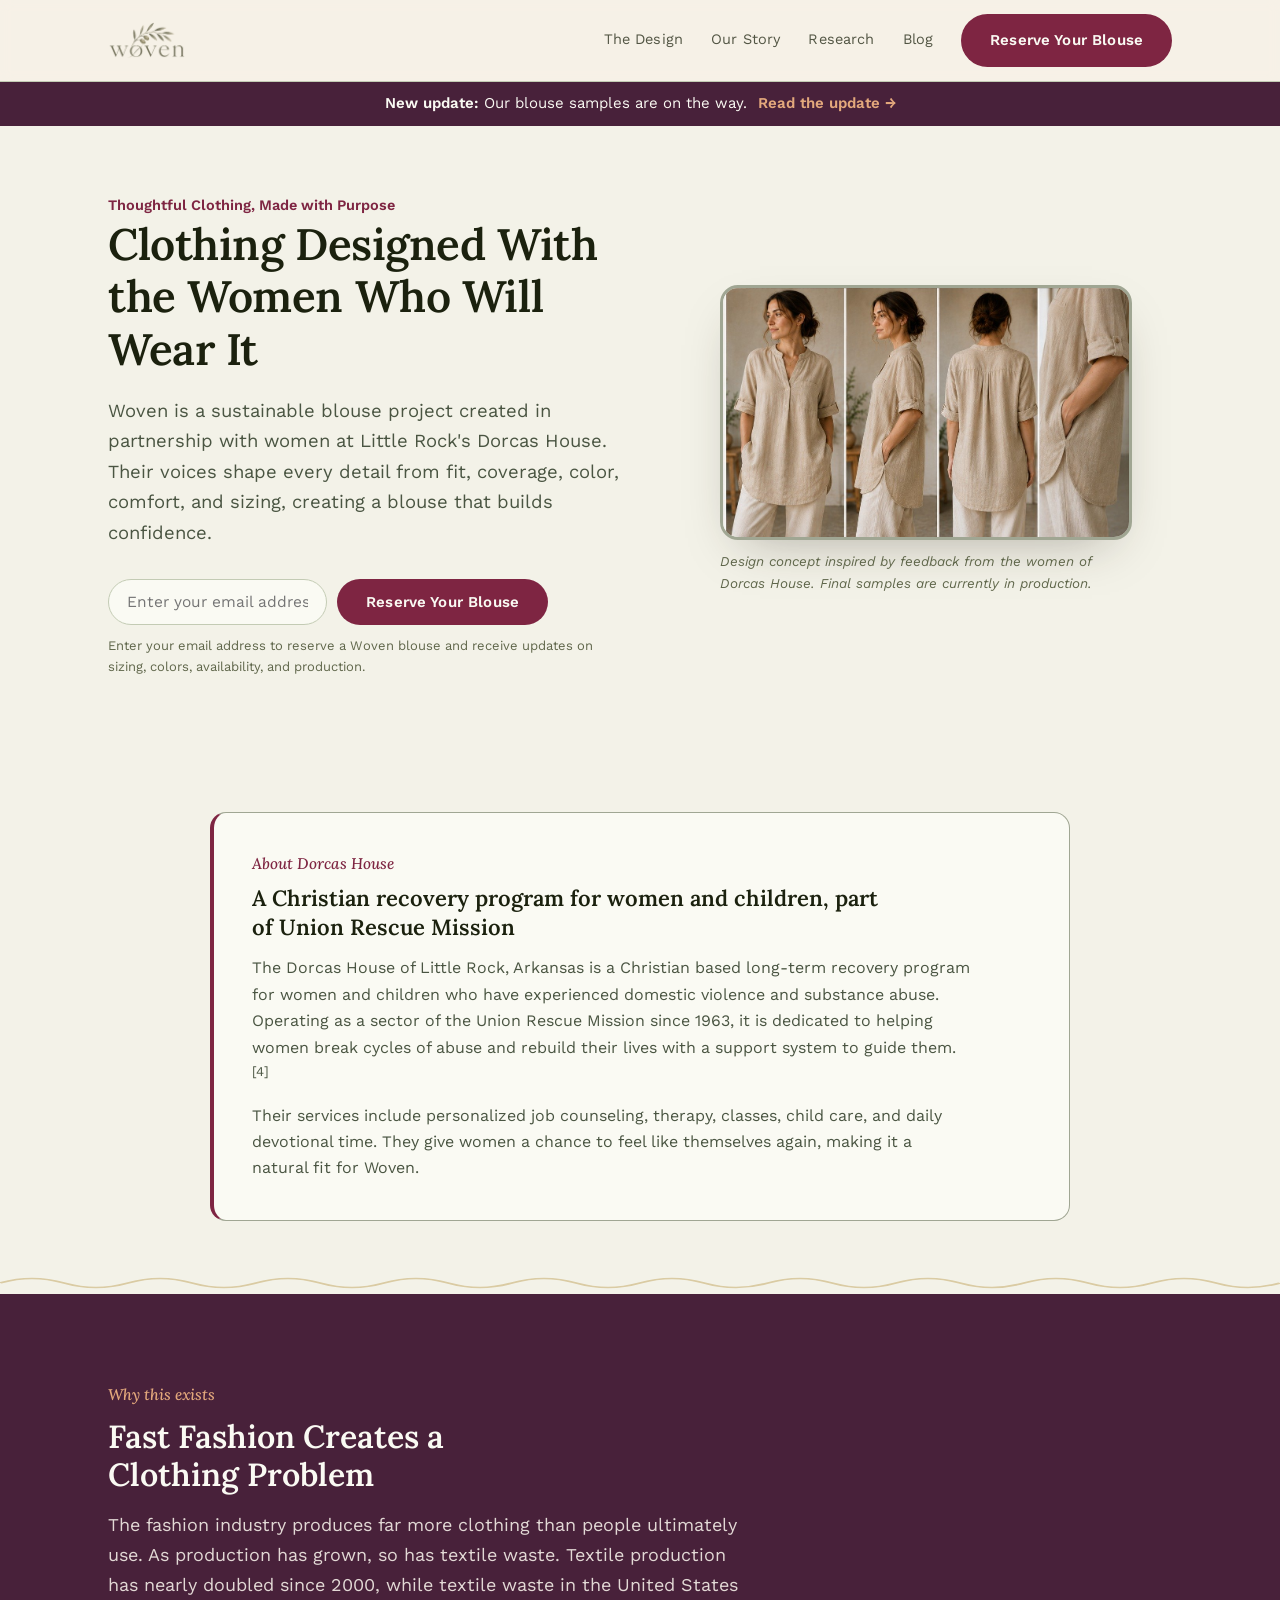
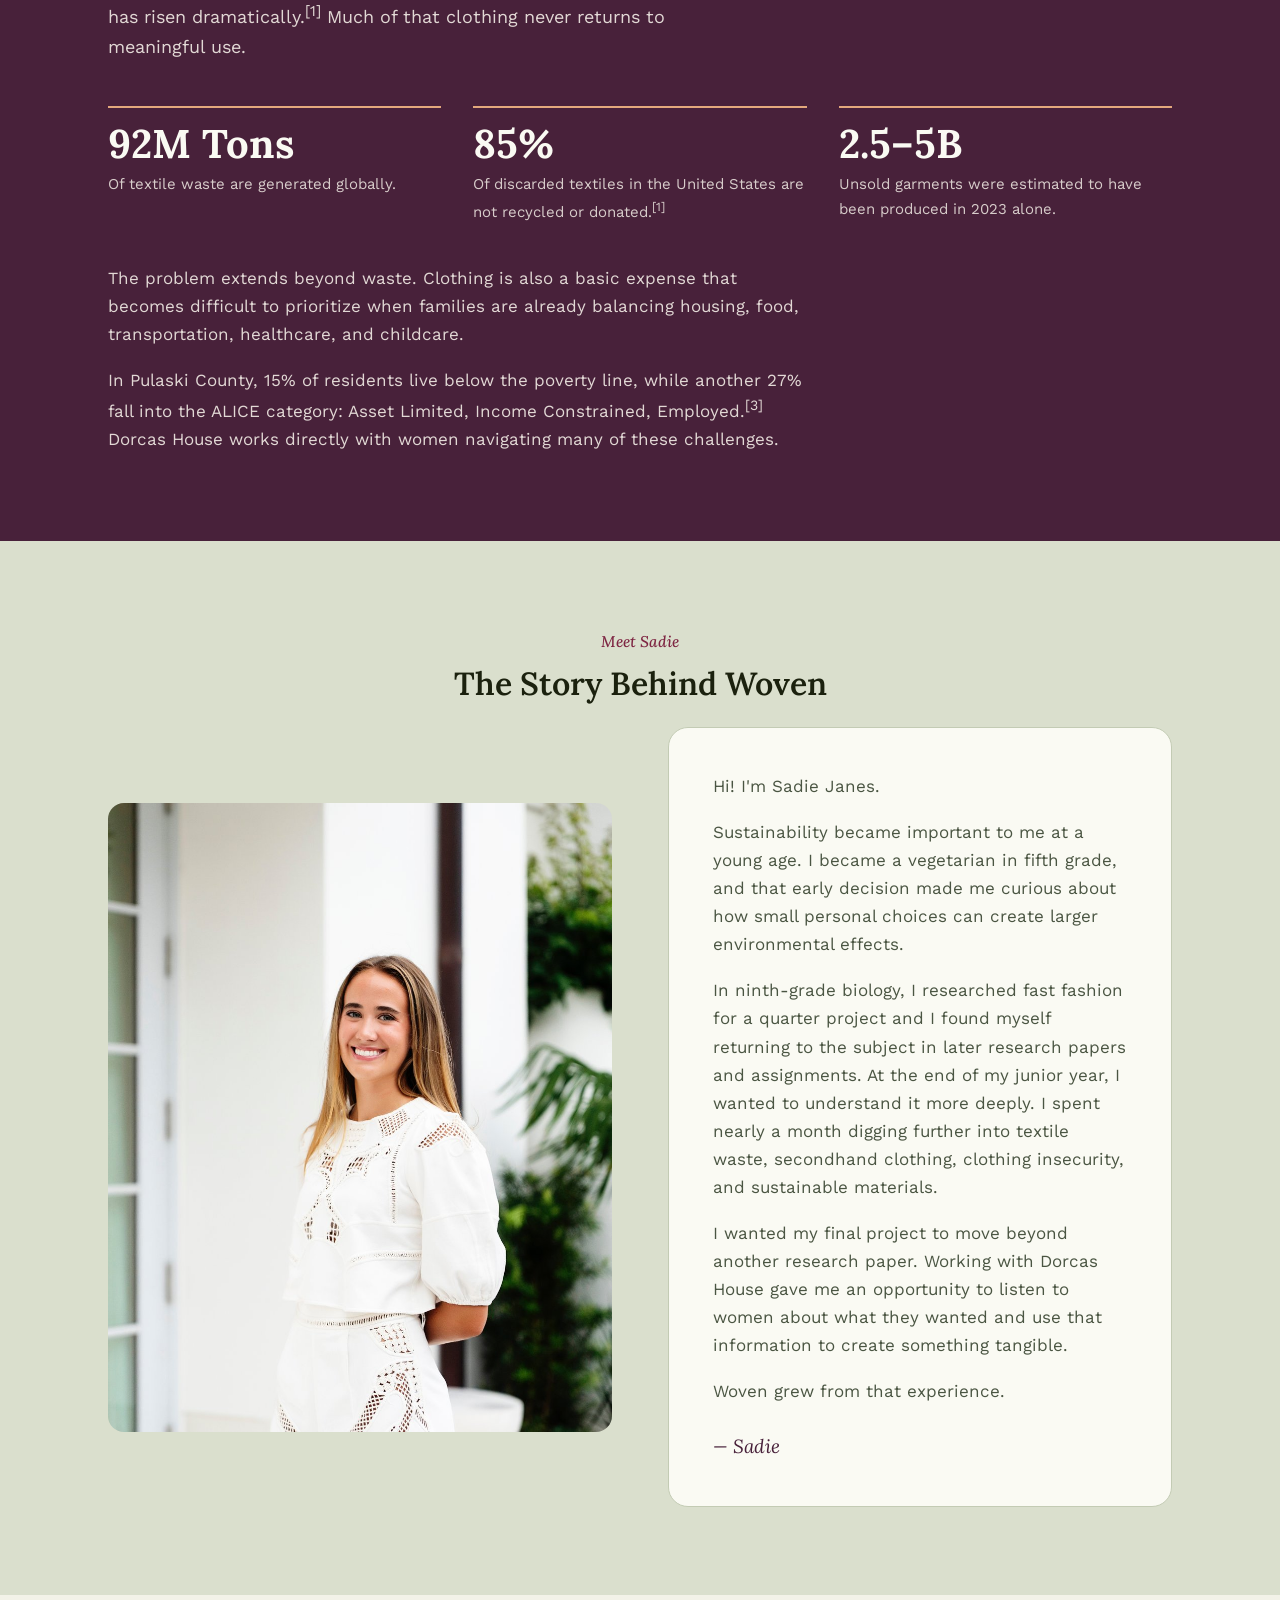
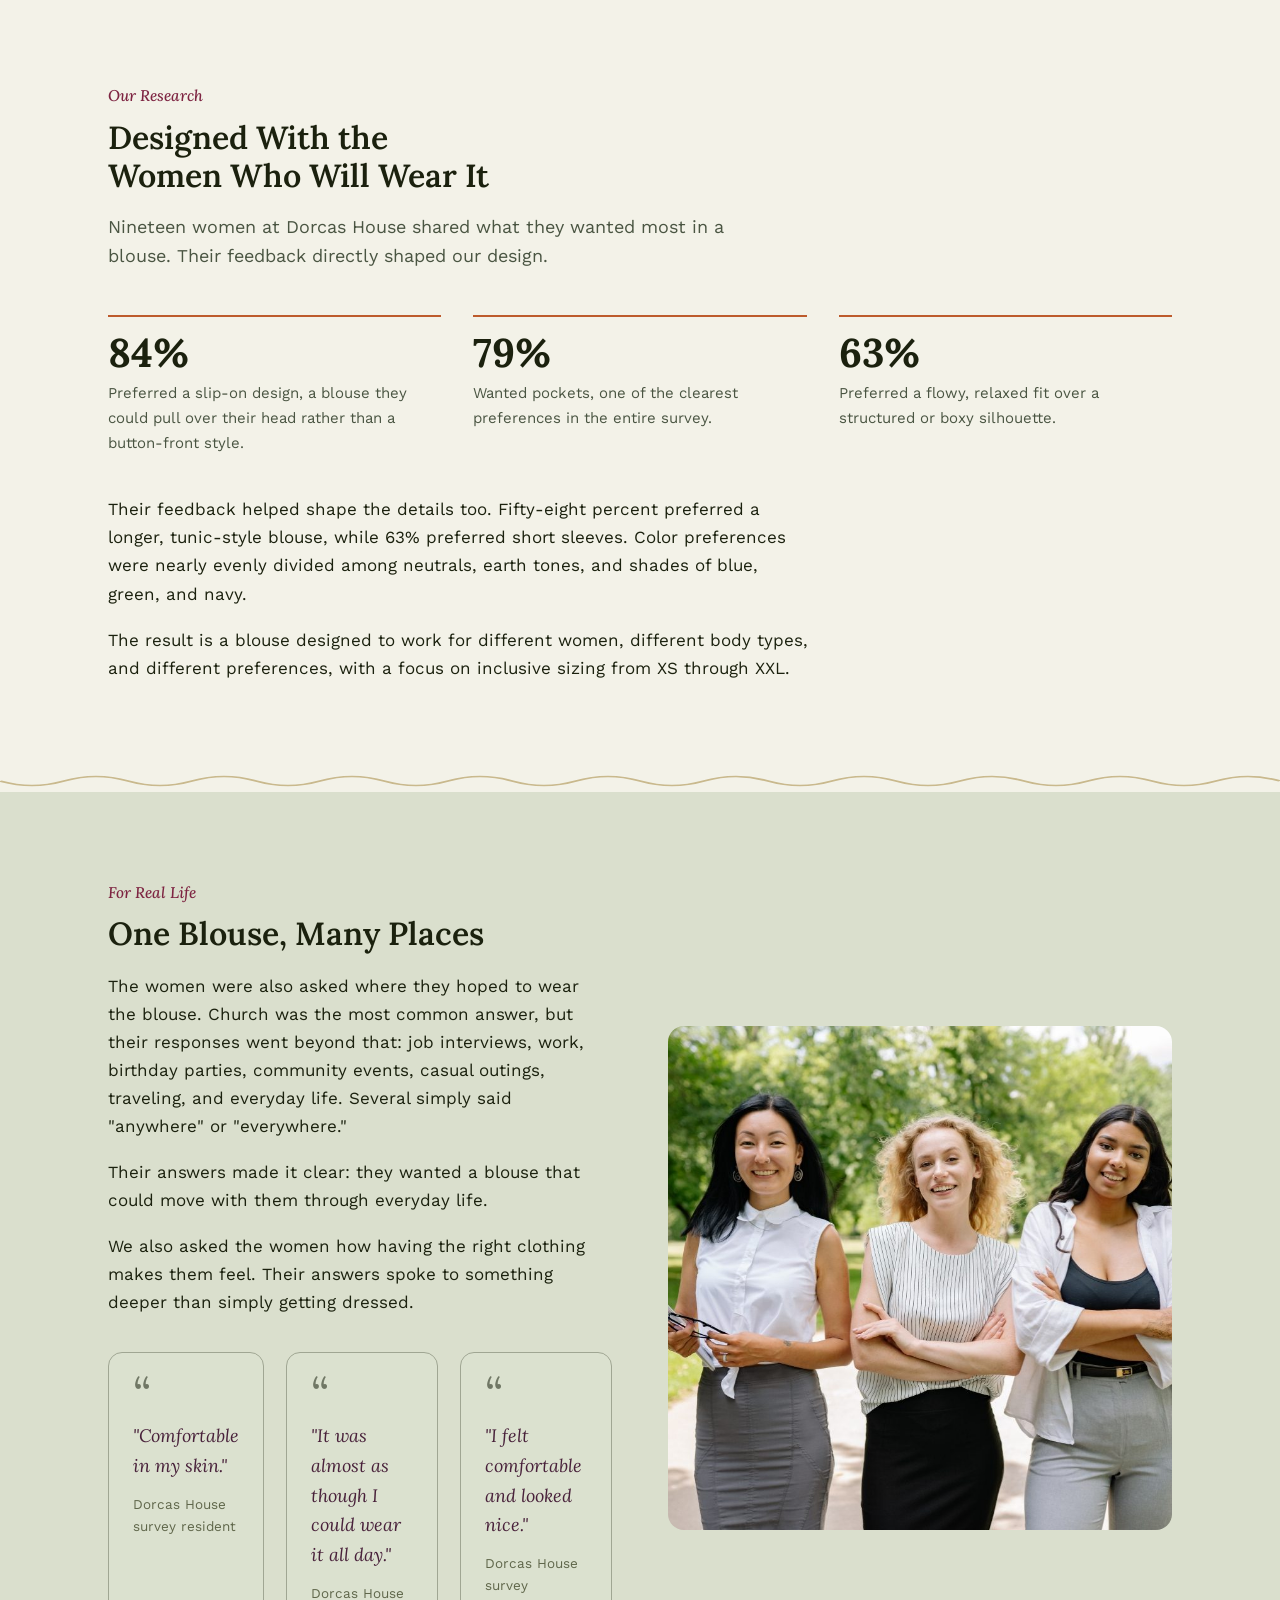
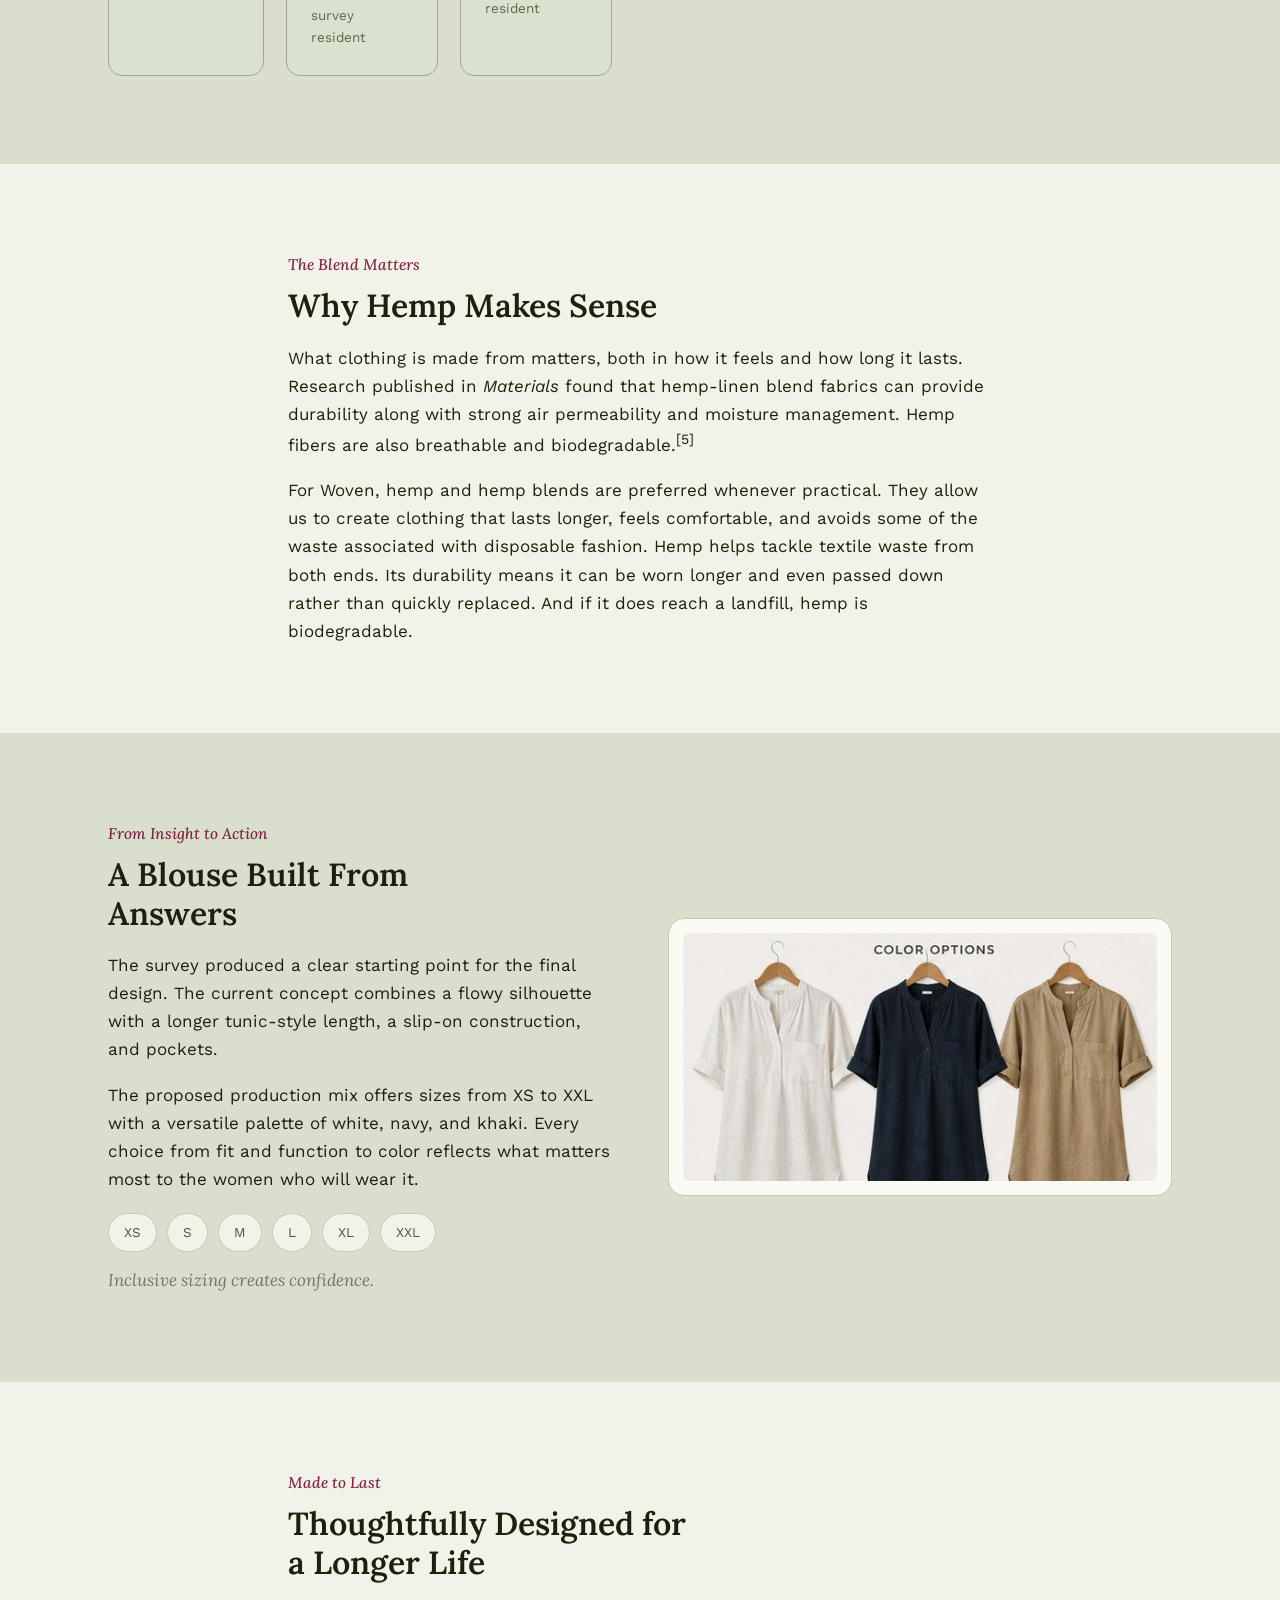
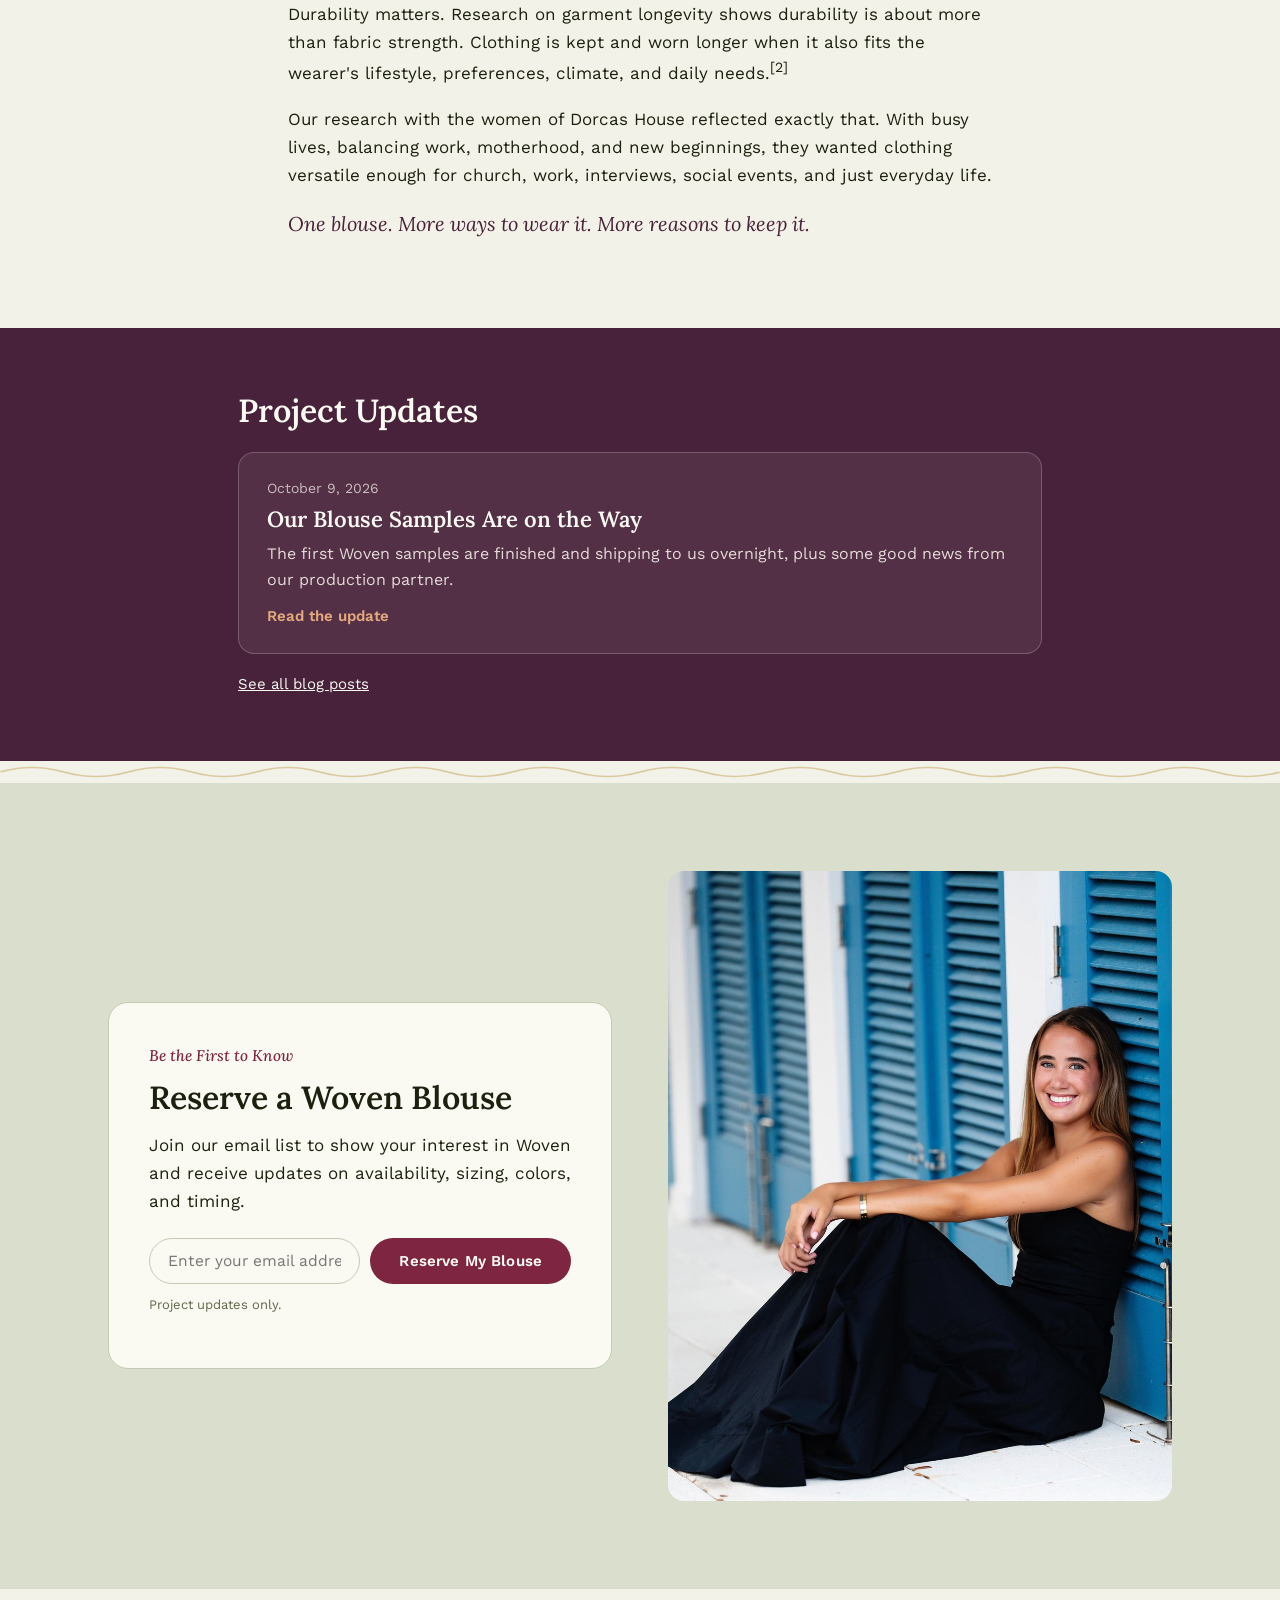
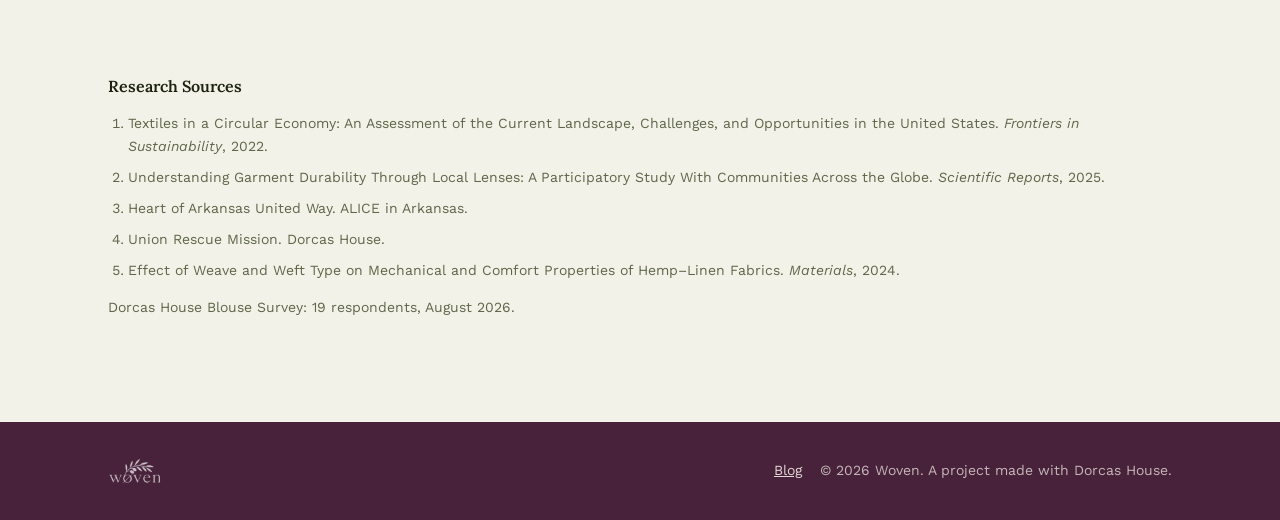
<file: index.html>
<!DOCTYPE html>
<html lang="en">
<head>
<meta charset="UTF-8">
<meta name="viewport" content="width=device-width, initial-scale=1.0">
<title>Woven — A Blouse Built With the Women Who'll Wear It</title>
<link rel="preconnect" href="https://fonts.googleapis.com">
<link rel="preconnect" href="https://fonts.gstatic.com" crossorigin>
<link href="https://fonts.googleapis.com/css2?family=Lora:ital,wght@0,500;0,600;0,700;1,500&family=Work+Sans:wght@400;500;600;700&display=swap" rel="stylesheet">
<link rel="icon" href="assets/woven-logo.png">
<style>
  :root{
    --flax:#F3F2E8;
    --flax-deep:#DADFCD;
    --plum:#48213A;
    --plum-soft:#6C3552;
    --berry:#7E2542;
    --berry-dark:#5F1930;
    --sage:#707765;
    --sage-mid:#A0A693;
    --sage-pale:#DBE1CF;
    --clay:#BD5B2C;
    --clay-dark:#9C4A23;
    --clay-deeper:#8E4220;
    --ink:#1B210E;
    --ink-soft:#4A5542;
    --ink-muted:#5F664A;
    --cream:#FAFAF3;
    --line:#C3CBB4;
    --line-dark:rgba(251,247,239,0.22);
    --maxw:1120px;
  }
  *{box-sizing:border-box;}
  html{scroll-behavior:smooth;}
  body{
    margin:0;
    background:var(--flax);
    color:var(--ink);
    font-family:'Work Sans',sans-serif;
    font-size:17px;
    line-height:1.65;
    -webkit-font-smoothing:antialiased;
  }
  h1,h2,h3,.serif{
    font-family:'Lora',serif;
    font-weight:600;
    line-height:1.2;
    margin:0;
    color:var(--ink);
  }
  a{color:inherit;}
  img{max-width:100%;display:block;}
  .wrap{max-width:var(--maxw);margin:0 auto;padding:0 28px;}
  section{padding:88px 0;}
  @media(max-width:720px){ section{padding:60px 0;} }

  /* ---------- thread divider ---------- */
  .thread{width:100%;height:22px;overflow:hidden;line-height:0;}
  .thread svg{width:100%;height:22px;display:block;}

  /* ---------- header ---------- */
  header{
    position:sticky;top:0;z-index:50;
    background:rgba(247,241,230,0.92);
    backdrop-filter:blur(6px);
    border-bottom:1px solid var(--line);
  }
  header .wrap{
    display:flex;align-items:center;justify-content:space-between;
    padding-top:14px;padding-bottom:14px;
  }
  header .logo-mark img{height:38px;width:auto;border-radius:6px;}
  nav.primary{display:flex;align-items:center;gap:28px;}
  nav.primary a.navlink{
    font-size:14.5px;letter-spacing:.01em;text-decoration:none;color:var(--ink);opacity:.75;
  }
  nav.primary a.navlink:hover{opacity:1;}
  @media(max-width:640px){ nav.primary a.navlink{display:none;} }

  .btn{
    display:inline-block;
    font-family:'Work Sans',sans-serif;
    font-weight:600;
    font-size:15px;
    letter-spacing:.01em;
    padding:13px 28px;
    border-radius:100px;
    text-decoration:none;
    border:1px solid transparent;
    cursor:pointer;
    transition:transform .15s ease, box-shadow .15s ease, background .15s ease;
  }
  .btn-clay{background:var(--berry);color:var(--cream);}
  .btn-clay:hover{background:var(--berry-dark);transform:translateY(-1px);}
  .btn-outline{background:transparent;color:var(--cream);border-color:var(--line-dark);}
  .btn-outline:hover{background:rgba(251,247,239,0.1);}
  .btn-outline-ink{background:transparent;color:var(--ink);border-color:var(--line);}
  .btn-outline-ink:hover{background:rgba(43,33,25,0.06);}

  /* ---------- hero ---------- */
  .hero{padding-top:64px;padding-bottom:70px;}
  .hero .grid{display:grid;grid-template-columns:1.05fr 1fr;gap:56px;align-items:center;}
  @media(max-width:900px){ .hero .grid{grid-template-columns:1fr;gap:40px;} }
  .eyebrow-plain{font-size:14.5px;color:var(--berry);font-weight:600;margin-bottom:14px;}
  .hero h1{font-size:44px;letter-spacing:-.01em;}
  @media(max-width:900px){ .hero h1{font-size:34px;} }
  .hero p.lede{margin-top:20px;font-size:18.5px;color:var(--ink-soft);max-width:46ch;}
  .hero-form{margin-top:30px;}
  .hero-visual{position:relative;}
  .hero-visual img{border-radius:18px;border:3px solid var(--sage-mid);box-shadow:0 20px 50px -22px rgba(43,33,25,.35);}
  .hero-visual figcaption{
    margin-top:10px;font-size:13.5px;color:var(--ink-muted);font-style:italic;
  }
  .fade-in{opacity:0;transform:translateY(14px);animation:fadeUp .7s ease forwards;}
  .fade-in.d2{animation-delay:.12s;}
  .fade-in.d3{animation-delay:.24s;}
  @keyframes fadeUp{to{opacity:1;transform:translateY(0);}}
  @media (prefers-reduced-motion: reduce){
    .fade-in{opacity:1;transform:none;animation:none;}
    html{scroll-behavior:auto;}
  }

  /* ---------- email form ---------- */
  .email-form{display:flex;gap:10px;max-width:440px;flex-wrap:wrap;}
  .email-form input[type=email]{
    flex:1;min-width:200px;
    padding:13px 18px;
    border-radius:100px;
    border:1px solid var(--line);
    background:var(--cream);
    font-family:'Work Sans',sans-serif;
    font-size:15.5px;
    color:var(--ink);
  }
  .email-form input[type=email]:focus{outline:2px solid var(--plum-soft);outline-offset:1px;}
  .email-note{font-size:13px;color:var(--ink-muted);margin-top:10px;}
  .form-confirm{
    display:none;align-items:center;gap:10px;
    font-size:15.5px;color:var(--plum);font-weight:600;
    padding:13px 4px;
  }
  .form-confirm svg{flex:none;}

  .email-form.dark input[type=email]{background:rgba(251,247,239,0.92);border-color:transparent;}
  .email-form.dark + .email-note{color:rgba(251,247,239,0.7);}

  /* ---------- plum band ---------- */
  .band-plum{background:var(--plum);color:var(--cream);}
  .band-plum h2, .band-plum h3{color:var(--cream);}
  .band-plum p{color:rgba(251,247,239,0.86);}

  .band-flaxdeep{background:var(--flax-deep);}

  .kicker{
    font-family:'Lora',serif;font-style:italic;font-weight:500;
    font-size:15.5px;color:var(--berry);margin-bottom:10px;display:block;
  }
  .band-plum .kicker{color:#E3A87C;}

  h2.section-title{font-size:32px;max-width:20ch;}
  @media(max-width:640px){ h2.section-title{font-size:27px;} }
  .section-lede{font-size:18px;margin-top:16px;max-width:58ch;color:var(--ink-soft);}
  .band-plum .section-lede{color:rgba(251,247,239,0.86);}

  /* ---------- stat strip ---------- */
  .stat-strip{display:grid;grid-template-columns:repeat(3,1fr);gap:32px;margin-top:44px;}
  @media(max-width:760px){ .stat-strip{grid-template-columns:1fr;gap:26px;} }
  .stat{border-top:2px solid var(--clay);padding-top:16px;}
  .band-plum .stat{border-top:2px solid #E3A87C;}
  .stat .num{font-family:'Lora',serif;font-weight:700;font-size:40px;line-height:1;color:var(--ink);}
  .band-plum .stat .num{color:var(--cream);}
  .stat .label{margin-top:8px;font-size:15px;color:var(--ink-soft);}
  .band-plum .stat .label{color:rgba(251,247,239,0.8);}

  .body-copy p{margin:0 0 18px 0;max-width:64ch;}
  .body-copy p:last-child{margin-bottom:0;}
  .band-plum .body-copy p{color:rgba(251,247,239,0.86);}
  /* ...but a cream card inside the plum band needs dark copy again, or the
     text is cream on cream and vanishes. This is what hid Sadie's letter. */
  .note-card .body-copy p,
  .band-plum .note-card .body-copy p{color:var(--ink-soft);}

  /* ---------- two column ---------- */
  .two-col{display:grid;grid-template-columns:1fr 1fr;gap:56px;align-items:center;}
  @media(max-width:860px){ .two-col{grid-template-columns:1fr;gap:32px;} }
  .two-col img{border-radius:16px;}
  .two-col.flip .col-img{order:2;}
  @media(max-width:860px){ .two-col.flip .col-img{order:0;} }

  /* ---------- pull quotes ---------- */
  .quote-grid{display:grid;grid-template-columns:repeat(3,1fr);gap:22px;margin-top:36px;}
  @media(max-width:820px){ .quote-grid{grid-template-columns:1fr;} }
  blockquote{
    margin:0;background:var(--sage-pale);border-radius:14px;padding:26px 24px;
    border:1px solid var(--sage-mid);
  }
  blockquote::before{
    content:"\201C";display:block;font-family:'Lora',serif;font-size:46px;
    line-height:.7;color:var(--sage);margin-bottom:10px;
  }
  blockquote p{
    font-family:'Lora',serif;font-style:italic;font-size:18px;color:var(--plum);margin:0;
  }
  blockquote cite{display:block;margin-top:12px;font-family:'Work Sans',sans-serif;font-style:normal;font-size:13.5px;color:var(--ink-muted);}

  /* ---------- founder note ---------- */
  .note-card{
    background:var(--cream);border:1px solid var(--line);border-radius:20px;
    padding:44px;max-width:760px;margin:40px auto 0;position:relative;
  }
  @media(max-width:640px){ .note-card{padding:30px 24px;} }
  .note-card .signature{
    margin-top:26px;font-family:'Lora',serif;font-style:italic;font-size:19px;color:var(--plum);
  }

  /* ---------- color swatch section ---------- */
  .swatch-figure{background:var(--cream);border-radius:16px;padding:14px;border:1px solid var(--line);}
  .swatch-figure img{border-radius:8px;}
  .size-callout{font-family:'Lora',serif;font-style:italic;font-size:17px;color:var(--sage);margin:14px 0 0;}
  .size-note{
    margin-top:20px;display:inline-flex;gap:10px;flex-wrap:wrap;
  }
  .size-pill{
    font-size:13.5px;padding:7px 15px;border-radius:100px;border:1px solid var(--line);color:var(--ink-soft);background:var(--flax);
  }

  /* ---------- final CTA ---------- */
  .cta-final{background:var(--flax-deep);}
  .cta-final .two-col{align-items:center;}
  .reserve-card{
    background:var(--cream);border-radius:20px;padding:40px;border:1px solid var(--line);
  }
  @media(max-width:640px){ .reserve-card{padding:28px 22px;} }

  /* ---------- references ---------- */
  .refs{font-size:14px;color:var(--ink-muted);}
  .refs ol{padding-left:20px;margin:16px 0 0 0;}
  .refs li{margin-bottom:8px;}
  .refs a{color:var(--ink-muted);}

  footer{
    background:var(--plum);color:rgba(251,247,239,0.7);
    padding:36px 0;font-size:14px;
  }
  footer .wrap{display:flex;justify-content:space-between;align-items:center;flex-wrap:wrap;gap:14px;}
  footer img{height:26px;opacity:.85;border-radius:6px;}

  ::selection{background:var(--berry);color:var(--cream);}
  input{caret-color:var(--berry);}

  /* ---------- Dorcas House explainer ---------- */
  .dh-note{padding:clamp(30px,4vw,54px) 0;}
  .dh-card{
    max-width:860px;margin:0 auto;background:var(--cream);
    border:1px solid var(--sage-mid);border-left:4px solid var(--berry);
    border-radius:16px;padding:clamp(24px,3.2vw,38px);
  }
  .dh-card .kicker{margin-bottom:8px;}
  .dh-title{
    font-family:'Lora',serif;font-weight:600;font-size:clamp(18px,2.1vw,22px);
    line-height:1.3;color:var(--ink);margin:0 0 14px;max-width:46ch;
  }
  .dh-card p{margin:0 0 12px;color:var(--ink-soft);font-size:16px;max-width:72ch;}
  .dh-card p:last-child{margin-bottom:0;}

  /* ---------- latest blog update ---------- */
  .latest{padding:64px 0;}
  .latest .wrap{max-width:860px;}
  .latest-card{
    display:block;text-decoration:none;margin-top:22px;
    background:rgba(251,247,239,0.07);border:1px solid var(--line-dark);
    border-radius:16px;padding:24px 28px;transition:border-color .15s ease;
  }
  .latest-card:hover{border-color:rgba(251,247,239,0.6);}
  .latest-card .post-date{display:block;font-size:14px;color:rgba(251,247,239,0.7);margin-bottom:6px;}
  .latest-card h3{font-size:22px;}
  .latest-card p{margin:8px 0 0;font-size:16px;}
  .latest-card .read-more{display:inline-block;margin-top:10px;font-weight:600;font-size:15px;color:#E3A87C;}
  .latest .all-posts{display:inline-block;margin-top:18px;font-size:15px;color:var(--cream);}

  /* ---------- update bar ---------- */
  .update-bar{display:block;background:var(--plum);color:var(--cream);text-decoration:none;text-align:center;
    padding:11px 16px;font-size:15px;line-height:1.45;transition:background .15s ease;}
  .update-bar:hover{background:var(--berry-dark);}
  .update-bar strong{font-weight:600;}
  .update-bar .bar-link{color:#E3A87C;font-weight:600;white-space:nowrap;margin-left:6px;}

</style>
</head>
<body>

<header>
  <div class="wrap">
    <a href="#hero" class="logo-mark"><img src="assets/woven-logo.png" alt="Woven"></a>
    <nav class="primary">
      <a class="navlink" href="#the-design">The Design</a>
      <a class="navlink" href="#story">Our Story</a>
      <a class="navlink" href="#references">Research</a>
      <a class="navlink" href="blog/">Blog</a>
      <a class="btn btn-clay" href="#reserve">Reserve Your Blouse</a>
    </nav>
  </div>
</header>

<a class="update-bar" href="blog/samples-on-the-way/"><strong>New update:</strong> Our blouse samples are on the way. <span class="bar-link">Read the update &rarr;</span></a>

<section class="hero" id="hero">
  <div class="wrap grid">
    <div>
      <span class="eyebrow-plain fade-in">Thoughtful Clothing, Made with Purpose</span>
      <h1 class="fade-in d2">Clothing Designed With the Women Who Will Wear It</h1>
      <p class="lede fade-in d3">Woven is a sustainable blouse project created in partnership with women at Little Rock's Dorcas House. Their voices shape every detail from fit, coverage, color, comfort, and sizing, creating a blouse that builds confidence.</p>

      <form class="hero-form email-form fade-in d3" id="hero-form">
        <input type="email" required placeholder="Enter your email address" aria-label="Email address">
        <button type="submit" class="btn btn-clay">Reserve Your Blouse</button>
      </form>
      <div class="form-confirm" id="hero-confirm">
        <svg width="20" height="20" viewBox="0 0 20 20" fill="none"><circle cx="10" cy="10" r="10" fill="#48213A"/><path d="M6 10.5L8.5 13L14 7" stroke="#FBF7EF" stroke-width="1.8" stroke-linecap="round" stroke-linejoin="round"/></svg>
        You're on the list. We'll email you as sizing and colors are finalized.
      </div>
      <p class="email-note">Enter your email address to reserve a Woven blouse and receive updates on sizing, colors, availability, and production.</p>
    </div>
    <figure class="hero-visual">
      <img src="assets/hemp-blouse-concept.jpg" alt="Early concept photography for the Woven hemp blouse, shown from four angles">
      <figcaption>Design concept inspired by feedback from the women of Dorcas House. Final samples are currently in production.</figcaption>
    </figure>
  </div>
</section>

<section class="dh-note" aria-labelledby="dh-heading">
  <div class="wrap">
    <div class="dh-card">
      <span class="kicker">About Dorcas House</span>
      <h2 id="dh-heading" class="dh-title">A Christian recovery program for women and children, part of Union Rescue Mission</h2>
      <p>The Dorcas House of Little Rock, Arkansas is a Christian based long-term recovery program for women and children who have experienced domestic violence and substance abuse. Operating as a sector of the Union Rescue Mission since 1963, it is dedicated to helping women break cycles of abuse and rebuild their lives with a support system to guide them.<sup>[4]</sup></p>
      <p>Their services include personalized job counseling, therapy, classes, child care, and daily devotional time. They give women a chance to feel like themselves again, making it a natural fit for Woven.</p>
    </div>
  </div>
</section>

<div class="thread"><svg viewBox="0 0 400 22" preserveAspectRatio="none" xmlns="http://www.w3.org/2000/svg"><path d="M0 11 Q 10 2, 20 11 T 40 11 T 60 11 T 80 11 T 100 11 T 120 11 T 140 11 T 160 11 T 180 11 T 200 11 T 220 11 T 240 11 T 260 11 T 280 11 T 300 11 T 320 11 T 340 11 T 360 11 T 380 11 T 400 11" stroke="#DACBA3" stroke-width="1.5" fill="none"/></svg></div>

<section class="band-plum" id="the-problem">
  <div class="wrap">
    <span class="kicker">Why this exists</span>
    <h2 class="section-title">Fast Fashion Creates a Clothing Problem</h2>
    <p class="section-lede">The fashion industry produces far more clothing than people ultimately use. As production has grown, so has textile waste. Textile production has nearly doubled since 2000, while textile waste in the United States has risen dramatically.<sup>[1]</sup> Much of that clothing never returns to meaningful use.</p>

    <div class="stat-strip">
      <div class="stat">
        <div class="num">92M Tons</div>
        <div class="label">Of textile waste are generated globally.</div>
      </div>
      <div class="stat">
        <div class="num">85%</div>
        <div class="label">Of discarded textiles in the United States are not recycled or donated.<sup>[1]</sup></div>
      </div>
      <div class="stat">
        <div class="num">2.5–5B</div>
        <div class="label">Unsold garments were estimated to have been produced in 2023 alone.</div>
      </div>
    </div>

    <div class="body-copy" style="margin-top:40px;">
      <p>The problem extends beyond waste. Clothing is also a basic expense that becomes difficult to prioritize when families are already balancing housing, food, transportation, healthcare, and childcare.</p>
      <p>In Pulaski County, 15% of residents live below the poverty line, while another 27% fall into the ALICE category: Asset Limited, Income Constrained, Employed.<sup>[3]</sup> Dorcas House works directly with women navigating many of these challenges.</p>
    </div>
  </div>
</section>

<section class="band-flaxdeep" id="story">
  <div class="wrap">
    <span class="kicker" style="text-align:center;display:block;">Meet Sadie</span>
    <h2 class="section-title" style="margin:0 auto 24px;text-align:center;">The Story Behind Woven</h2>
    <div class="two-col" style="align-items:center;">
      <div class="col-img">
        <img src="assets/sadie-janes-white.jpg" alt="Sadie Janes, founder of Woven" style="border-radius:16px;">
      </div>
      <div class="note-card" style="margin:0;max-width:none;">
        <div class="body-copy">
          <p>Hi! I'm Sadie Janes.</p>
          <p>Sustainability became important to me at a young age. I became a vegetarian in fifth grade, and that early decision made me curious about how small personal choices can create larger environmental effects.</p>
          <p>In ninth-grade biology, I researched fast fashion for a quarter project and I found myself returning to the subject in later research papers and assignments. At the end of my junior year, I wanted to understand it more deeply. I spent nearly a month digging further into textile waste, secondhand clothing, clothing insecurity, and sustainable materials.</p>
          <p>I wanted my final project to move beyond another research paper. Working with Dorcas House gave me an opportunity to listen to women about what they wanted and use that information to create something tangible.</p>
          <p>Woven grew from that experience.</p>
        </div>
        <div class="signature">— Sadie</div>
      </div>
    </div>
  </div>
</section>

<section id="the-design">
  <div class="wrap">
    <span class="kicker">Our Research</span>
    <h2 class="section-title">Designed With the Women Who Will Wear It</h2>
    <p class="section-lede">Nineteen women at Dorcas House shared what they wanted most in a blouse. Their feedback directly shaped our design.</p>

    <div class="stat-strip">
      <div class="stat">
        <div class="num">84%</div>
        <div class="label">Preferred a slip-on design, a blouse they could pull over their head rather than a button-front style.</div>
      </div>
      <div class="stat">
        <div class="num">79%</div>
        <div class="label">Wanted pockets, one of the clearest preferences in the entire survey.</div>
      </div>
      <div class="stat">
        <div class="num">63%</div>
        <div class="label">Preferred a flowy, relaxed fit over a structured or boxy silhouette.</div>
      </div>
    </div>

    <div class="body-copy" style="margin-top:40px;">
      <p>Their feedback helped shape the details too. Fifty-eight percent preferred a longer, tunic-style blouse, while 63% preferred short sleeves. Color preferences were nearly evenly divided among neutrals, earth tones, and shades of blue, green, and navy.</p>
      <p>The result is a blouse designed to work for different women, different body types, and different preferences, with a focus on inclusive sizing from XS through XXL.</p>
    </div>
  </div>
</section>

<div class="thread"><svg viewBox="0 0 400 22" preserveAspectRatio="none" xmlns="http://www.w3.org/2000/svg"><path d="M0 11 Q 10 20, 20 11 T 40 11 T 60 11 T 80 11 T 100 11 T 120 11 T 140 11 T 160 11 T 180 11 T 200 11 T 220 11 T 240 11 T 260 11 T 280 11 T 300 11 T 320 11 T 340 11 T 360 11 T 380 11 T 400 11" stroke="#C9B98D" stroke-width="1.5" fill="none"/></svg></div>

<section class="band-flaxdeep" id="occasions">
  <div class="wrap two-col">
    <div>
      <span class="kicker">For Real Life</span>
      <h2 class="section-title">One Blouse, Many Places</h2>
      <div class="body-copy" style="margin-top:18px;">
        <p>The women were also asked where they hoped to wear the blouse. Church was the most common answer, but their responses went beyond that: job interviews, work, birthday parties, community events, casual outings, traveling, and everyday life. Several simply said "anywhere" or "everywhere."</p>
        <p>Their answers made it clear: they wanted a blouse that could move with them through everyday life.</p>
        <p>We also asked the women how having the right clothing makes them feel. Their answers spoke to something deeper than simply getting dressed.</p>
      </div>
      <div class="quote-grid">
        <blockquote><p>"Comfortable in my skin."</p><cite>Dorcas House survey resident</cite></blockquote>
        <blockquote><p>"It was almost as though I could wear it all day."</p><cite>Dorcas House survey resident</cite></blockquote>
        <blockquote><p>"I felt comfortable and looked nice."</p><cite>Dorcas House survey resident</cite></blockquote>
      </div>
    </div>
    <div class="col-img">
      <img src="assets/three-women.jpg" alt="Three women outdoors in confident, everyday professional clothing">
    </div>
  </div>
</section>

<section id="material">
  <div class="wrap" style="max-width:760px;">
    <span class="kicker">The Blend Matters</span>
    <h2 class="section-title">Why Hemp Makes Sense</h2>
    <div class="body-copy" style="margin-top:18px;">
      <p>What clothing is made from matters, both in how it feels and how long it lasts. Research published in <em>Materials</em> found that hemp-linen blend fabrics can provide durability along with strong air permeability and moisture management. Hemp fibers are also breathable and biodegradable.<sup>[5]</sup></p>
      <p>For Woven, hemp and hemp blends are preferred whenever practical. They allow us to create clothing that lasts longer, feels comfortable, and avoids some of the waste associated with disposable fashion. Hemp helps tackle textile waste from both ends. Its durability means it can be worn longer and even passed down rather than quickly replaced. And if it does reach a landfill, hemp is biodegradable.</p>
    </div>
  </div>
</section>

<section class="band-flaxdeep" id="concept">
  <div class="wrap two-col flip">
    <div class="col-img">
      <div class="swatch-figure">
        <img src="assets/colour-options.jpg" alt="Three current color options for the Woven blouse: white, navy, and khaki">
      </div>
    </div>
    <div>
      <span class="kicker">From Insight to Action</span>
      <h2 class="section-title">A Blouse Built From Answers</h2>
      <div class="body-copy" style="margin-top:18px;">
        <p>The survey produced a clear starting point for the final design. The current concept combines a flowy silhouette with a longer tunic-style length, a slip-on construction, and pockets.</p>
        <p>The proposed production mix offers sizes from XS to XXL with a versatile palette of white, navy, and khaki. Every choice from fit and function to color reflects what matters most to the women who will wear it.</p>
      </div>
      <div class="size-note">
        <span class="size-pill">XS</span><span class="size-pill">S</span><span class="size-pill">M</span><span class="size-pill">L</span><span class="size-pill">XL</span><span class="size-pill">XXL</span>
      </div>
      <p class="size-callout">Inclusive sizing creates confidence.</p>
    </div>
  </div>
</section>

<section id="durability">
  <div class="wrap" style="max-width:760px;">
    <span class="kicker">Made to Last</span>
    <h2 class="section-title">Thoughtfully Designed for a Longer Life</h2>
    <div class="body-copy" style="margin-top:18px;">
      <p>Durability matters. Research on garment longevity shows durability is about more than fabric strength. Clothing is kept and worn longer when it also fits the wearer's lifestyle, preferences, climate, and daily needs.<sup>[2]</sup></p>
      <p>Our research with the women of Dorcas House reflected exactly that. With busy lives, balancing work, motherhood, and new beginnings, they wanted clothing versatile enough for church, work, interviews, social events, and just everyday life.</p>
      <p style="font-family:'Lora',serif;font-style:italic;font-size:20px;color:var(--plum);">One blouse. More ways to wear it. More reasons to keep it.</p>
    </div>
  </div>
</section>

<section class="band-plum latest" id="updates">
  <div class="wrap">
    <h2 class="section-title">Project Updates</h2>
    <a class="latest-card" href="blog/samples-on-the-way/">
      <span class="post-date">October 9, 2026</span>
      <h3>Our Blouse Samples Are on the Way</h3>
      <p>The first Woven samples are finished and shipping to us overnight, plus some good news from our production partner.</p>
      <span class="read-more">Read the update</span>
    </a>
    <a class="all-posts" href="blog/">See all blog posts</a>
  </div>
</section>

<div class="thread"><svg viewBox="0 0 400 22" preserveAspectRatio="none" xmlns="http://www.w3.org/2000/svg"><path d="M0 11 Q 10 2, 20 11 T 40 11 T 60 11 T 80 11 T 100 11 T 120 11 T 140 11 T 160 11 T 180 11 T 200 11 T 220 11 T 240 11 T 260 11 T 280 11 T 300 11 T 320 11 T 340 11 T 360 11 T 380 11 T 400 11" stroke="#DACBA3" stroke-width="1.5" fill="none"/></svg></div>

<section class="cta-final" id="reserve">
  <div class="wrap two-col">
    <div class="reserve-card">
      <span class="kicker">Be the First to Know</span>
      <h2 class="section-title">Reserve a Woven Blouse</h2>
      <div class="body-copy" style="margin-top:14px;">
        <p>Join our email list to show your interest in Woven and receive updates on availability, sizing, colors, and timing.</p>
      </div>
      <form class="email-form" id="final-form" style="margin-top:22px;">
        <input type="email" required placeholder="Enter your email address" aria-label="Email address">
        <button type="submit" class="btn btn-clay">Reserve My Blouse</button>
      </form>
      <div class="form-confirm" id="final-confirm">
        <svg width="20" height="20" viewBox="0 0 20 20" fill="none"><circle cx="10" cy="10" r="10" fill="#48213A"/><path d="M6 10.5L8.5 13L14 7" stroke="#FBF7EF" stroke-width="1.8" stroke-linecap="round" stroke-linejoin="round"/></svg>
        You're on the list. Project updates only.
      </div>
      <p class="email-note">Project updates only.</p>
    </div>
    <div class="col-img">
      <img src="assets/sadie-janes-portrait.jpg" alt="Sadie Janes, founder of Woven" style="border-radius:16px;">
    </div>
  </div>
</section>

<section class="refs" id="references">
  <div class="wrap">
    <h3 style="font-size:16px;">Research Sources</h3>
    <ol>
      <li>Textiles in a Circular Economy: An Assessment of the Current Landscape, Challenges, and Opportunities in the United States. <em>Frontiers in Sustainability</em>, 2022.</li>
      <li>Understanding Garment Durability Through Local Lenses: A Participatory Study With Communities Across the Globe. <em>Scientific Reports</em>, 2025.</li>
      <li>Heart of Arkansas United Way. ALICE in Arkansas.</li>
      <li>Union Rescue Mission. Dorcas House.</li>
      <li>Effect of Weave and Weft Type on Mechanical and Comfort Properties of Hemp–Linen Fabrics. <em>Materials</em>, 2024.</li>
    </ol>
    <p style="margin-top:14px;">Dorcas House Blouse Survey: 19 respondents, August 2026.</p>
  </div>
</section>

<footer>
  <div class="wrap">
    <img src="assets/woven-logo.png" alt="Woven" style="filter:brightness(0) invert(1) opacity(0.85);">
    <span><a href="blog/" style="color:rgba(251,247,239,0.85);margin-right:18px;">Blog</a>&copy; 2026 Woven. A project made with Dorcas House.</span>
  </div>
</footer>

<script>
function wireForm(formId, confirmId){
  var form = document.getElementById(formId);
  var confirmEl = document.getElementById(confirmId);
  if(!form) return;
  form.addEventListener('submit', function(e){
    e.preventDefault();
    form.style.display = 'none';
    confirmEl.style.display = 'flex';
  });
}
wireForm('hero-form','hero-confirm');
wireForm('final-form','final-confirm');
</script>

</body>
</html>
</file>
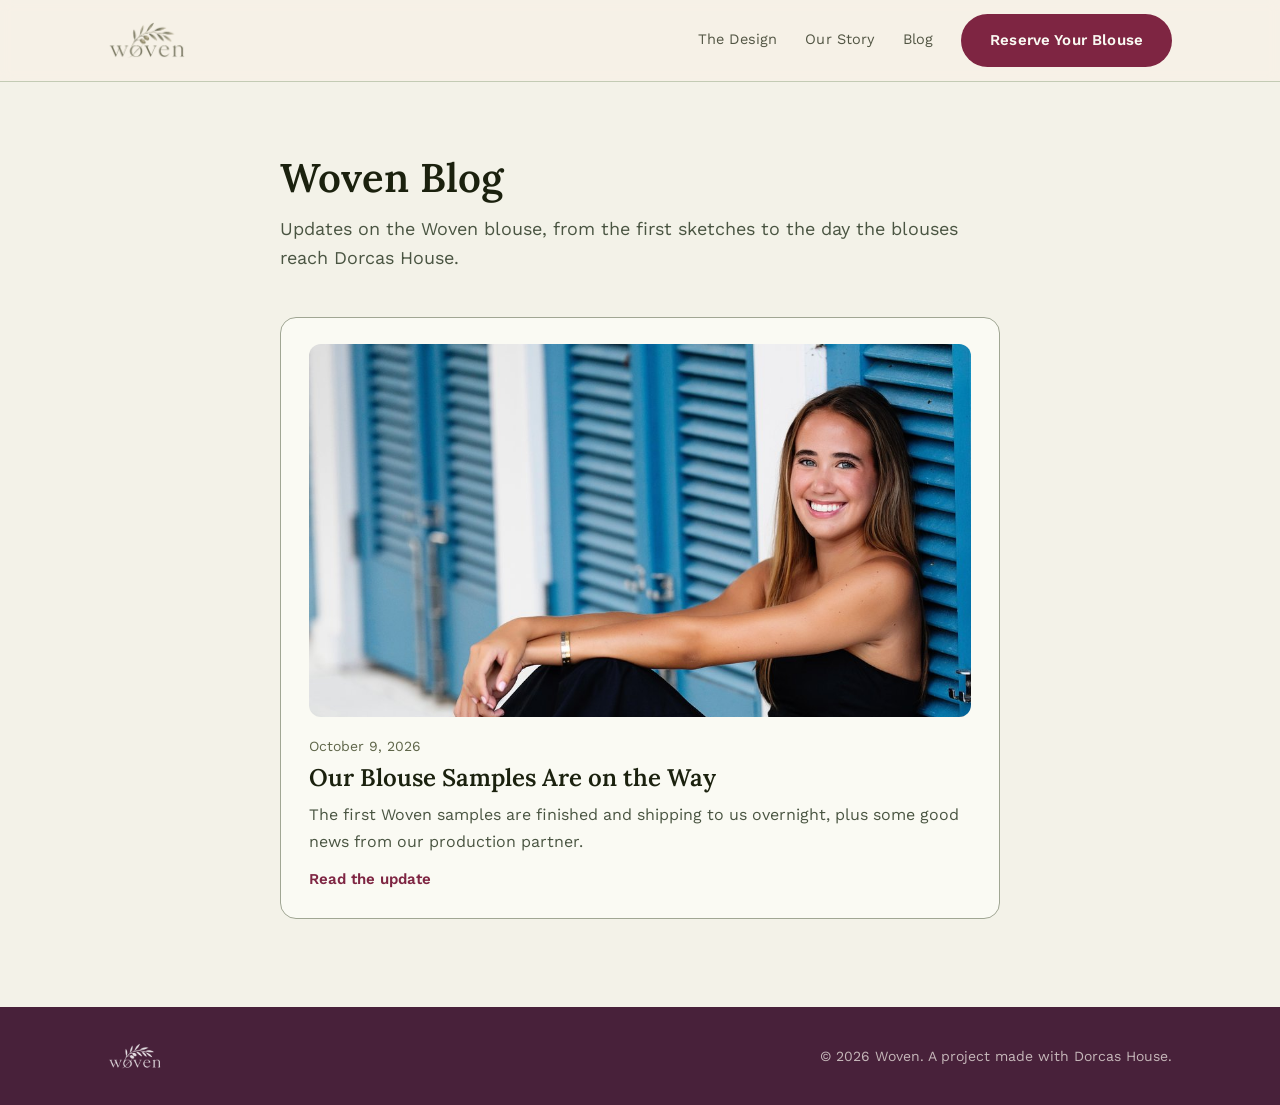
<file: blog/index.html>
<!DOCTYPE html>
<html lang="en">
<head>
<meta charset="UTF-8">
<meta name="viewport" content="width=device-width, initial-scale=1.0">
<title>Woven Blog</title>
<meta name="description" content="Updates on the Woven blouse project with Dorcas House.">
<link rel="preconnect" href="https://fonts.googleapis.com">
<link rel="preconnect" href="https://fonts.gstatic.com" crossorigin>
<link href="https://fonts.googleapis.com/css2?family=Lora:ital,wght@0,500;0,600;0,700;1,500&family=Work+Sans:wght@400;500;600;700&display=swap" rel="stylesheet">
<link rel="icon" href="../assets/woven-logo.png">
<link rel="stylesheet" href="blog.css">
</head>
<body>

<header>
  <div class="wrap">
    <a href="../" class="logo-mark"><img src="../assets/woven-logo.png" alt="Woven"></a>
    <nav class="primary">
      <a class="navlink" href="../#the-design">The Design</a>
      <a class="navlink" href="../#story">Our Story</a>
      <a class="navlink" href="../blog/">Blog</a>
      <a class="btn btn-clay" href="../#reserve">Reserve Your Blouse</a>
    </nav>
  </div>
</header>

<main>
  <div class="wrap">
    <div class="column">
      <h1 class="page-title">Woven Blog</h1>
      <p class="page-lede">Updates on the Woven blouse, from the first sketches to the day the blouses reach Dorcas House.</p>
      <ul class="post-list">
        <li>
          <a class="post-card" href="samples-on-the-way/">
            <img class="post-thumb post-thumb-sadie" src="../assets/sadie-janes-portrait.jpg" alt="" width="1000" height="1250">
            <span class="post-date">October 9, 2026</span>
            <h2>Our Blouse Samples Are on the Way</h2>
            <p>The first Woven samples are finished and shipping to us overnight, plus some good news from our production partner.</p>
            <span class="read-more">Read the update</span>
          </a>
        </li>
      </ul>
    </div>
  </div>
</main>

<footer>
  <div class="wrap">
    <a href="../"><img src="../assets/woven-logo.png" alt="Woven"></a>
    <span>&copy; 2026 Woven. A project made with Dorcas House.</span>
  </div>
</footer>

</body>
</html>
</file>
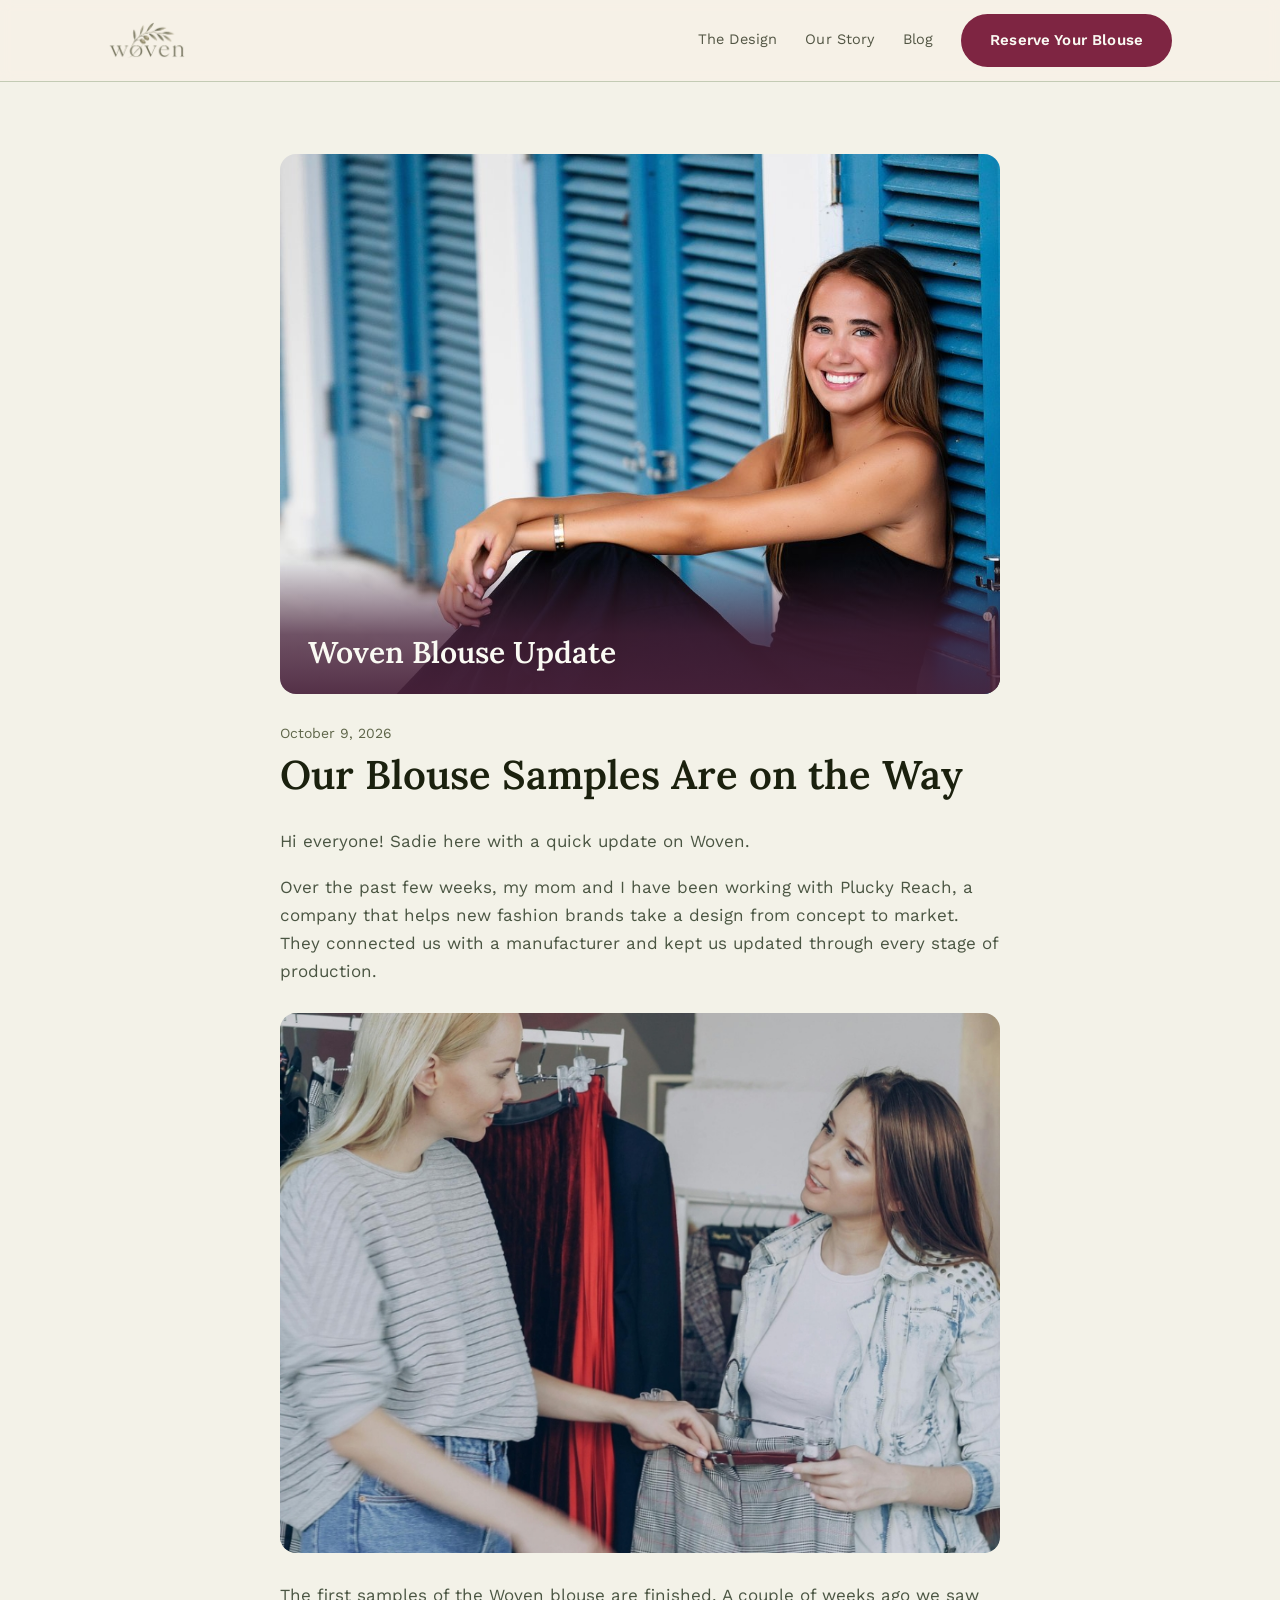
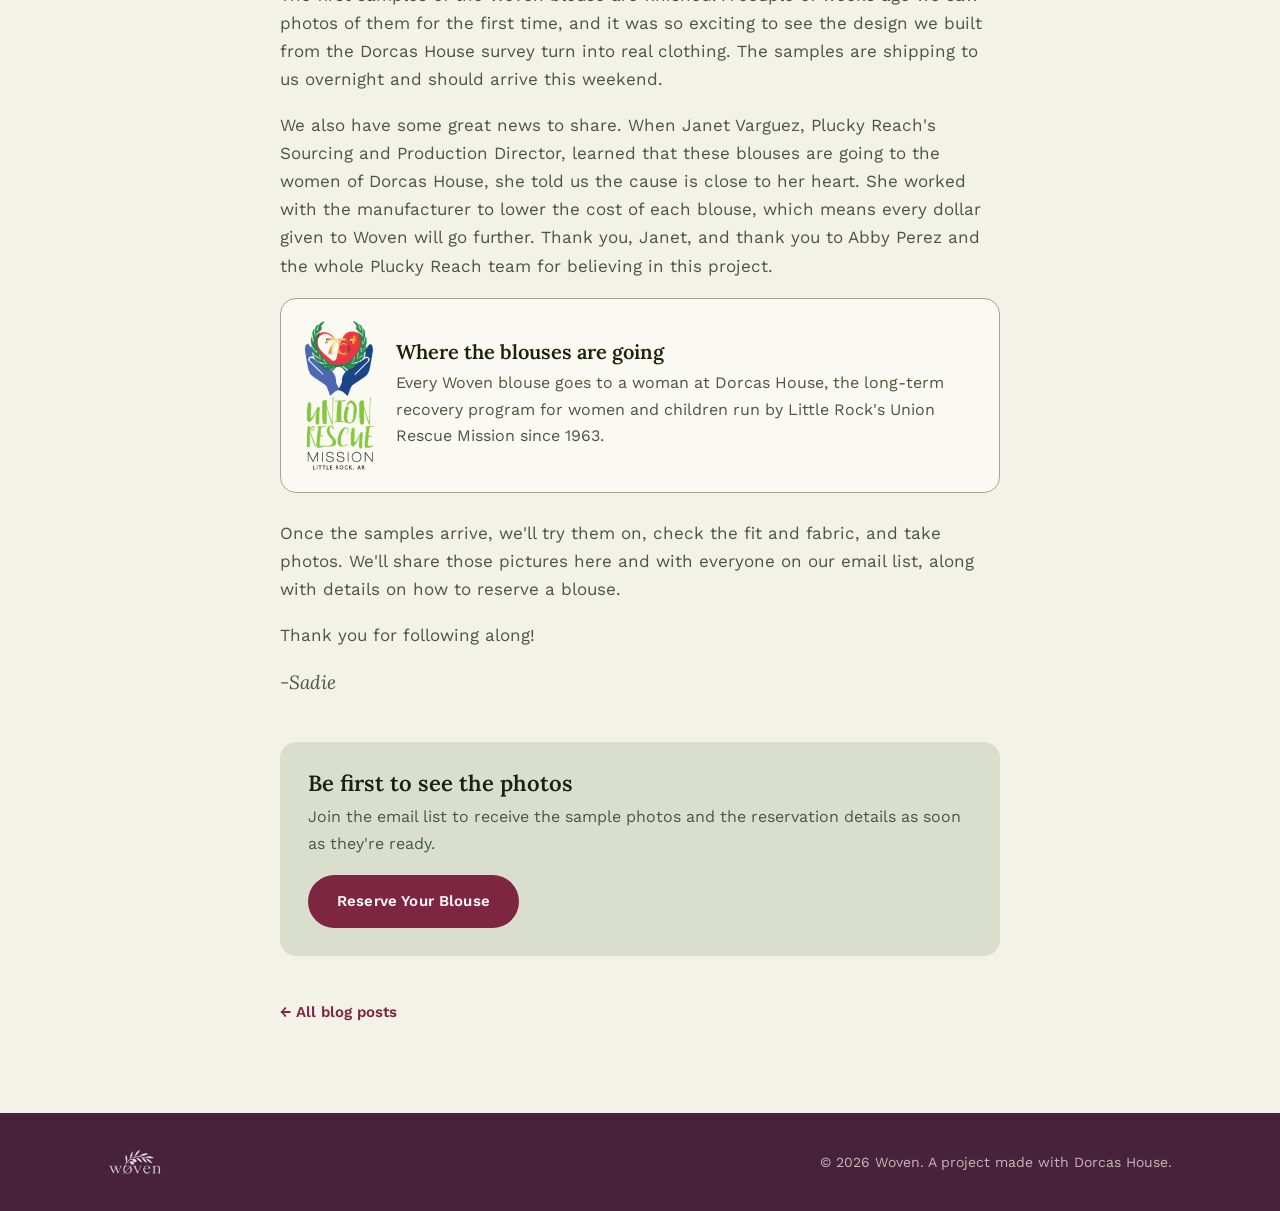
<file: blog/samples-on-the-way/index.html>
<!DOCTYPE html>
<html lang="en">
<head>
<meta charset="UTF-8">
<meta name="viewport" content="width=device-width, initial-scale=1.0">
<title>Our Blouse Samples Are on the Way | Woven</title>
<meta name="description" content="The first Woven blouse samples are finished and shipping overnight.">
<link rel="preconnect" href="https://fonts.googleapis.com">
<link rel="preconnect" href="https://fonts.gstatic.com" crossorigin>
<link href="https://fonts.googleapis.com/css2?family=Lora:ital,wght@0,500;0,600;0,700;1,500&family=Work+Sans:wght@400;500;600;700&display=swap" rel="stylesheet">
<link rel="icon" href="../../assets/woven-logo.png">
<link rel="stylesheet" href="../blog.css">
</head>
<body>

<header>
  <div class="wrap">
    <a href="../../" class="logo-mark"><img src="../../assets/woven-logo.png" alt="Woven"></a>
    <nav class="primary">
      <a class="navlink" href="../../#the-design">The Design</a>
      <a class="navlink" href="../../#story">Our Story</a>
      <a class="navlink" href="../../blog/">Blog</a>
      <a class="btn btn-clay" href="../../#reserve">Reserve Your Blouse</a>
    </nav>
  </div>
</header>

<main>
  <div class="wrap">
    <article class="column">
      <figure class="post-banner">
        <img src="../../assets/sadie-janes-portrait.jpg" alt="Sadie Janes, founder of Woven, smiling in a black dress against blue shutters" width="1000" height="1250">
        <figcaption>Woven Blouse Update</figcaption>
      </figure>
      <span class="post-date">October 9, 2026</span>
      <h1 class="post-title">Our Blouse Samples Are on the Way</h1>
      <div class="post-body">
        <p>Hi everyone! Sadie here with a quick update on Woven.</p>
        <p>Over the past few weeks, my mom and I have been working with Plucky Reach, a company that helps new fashion brands take a design from concept to market. They connected us with a manufacturer and kept us updated through every stage of production.</p>
        <img class="post-photo" src="../../assets/blog-checking-fit.jpg" alt="Two women looking over a garment together in front of a clothing rack" width="800" height="800" loading="lazy">
        <p>The first samples of the Woven blouse are finished. A couple of weeks ago we saw photos of them for the first time, and it was so exciting to see the design we built from the Dorcas House survey turn into real clothing. The samples are shipping to us overnight and should arrive this weekend.</p>
        <p>We also have some great news to share. When Janet Varguez, Plucky Reach's Sourcing and Production Director, learned that these blouses are going to the women of Dorcas House, she told us the cause is close to her heart. She worked with the manufacturer to lower the cost of each blouse, which means every dollar given to Woven will go further. Thank you, Janet, and thank you to Abby Perez and the whole Plucky Reach team for believing in this project.</p>
        <aside class="partner-note">
          <img src="../../assets/union-rescue-mission-logo.png" alt="Union Rescue Mission, Little Rock, Arkansas" width="69" height="149">
          <div>
            <h2>Where the blouses are going</h2>
            <p>Every Woven blouse goes to a woman at Dorcas House, the long-term recovery program for women and children run by Little Rock's Union Rescue Mission since 1963.</p>
          </div>
        </aside>
        <p>Once the samples arrive, we'll try them on, check the fit and fabric, and take photos. We'll share those pictures here and with everyone on our email list, along with details on how to reserve a blouse.</p>
        <p>Thank you for following along!</p>
        <p class="sign-off">-Sadie</p>
      </div>

      <div class="reserve-note">
        <h2>Be first to see the photos</h2>
        <p>Join the email list to receive the sample photos and the reservation details as soon as they're ready.</p>
        <a class="btn btn-clay" href="../../#reserve">Reserve Your Blouse</a>
      </div>

      <a class="back-link" href="../">&larr; All blog posts</a>
    </article>
  </div>
</main>

<footer>
  <div class="wrap">
    <a href="../../"><img src="../../assets/woven-logo.png" alt="Woven"></a>
    <span>&copy; 2026 Woven. A project made with Dorcas House.</span>
  </div>
</footer>

</body>
</html>
</file>
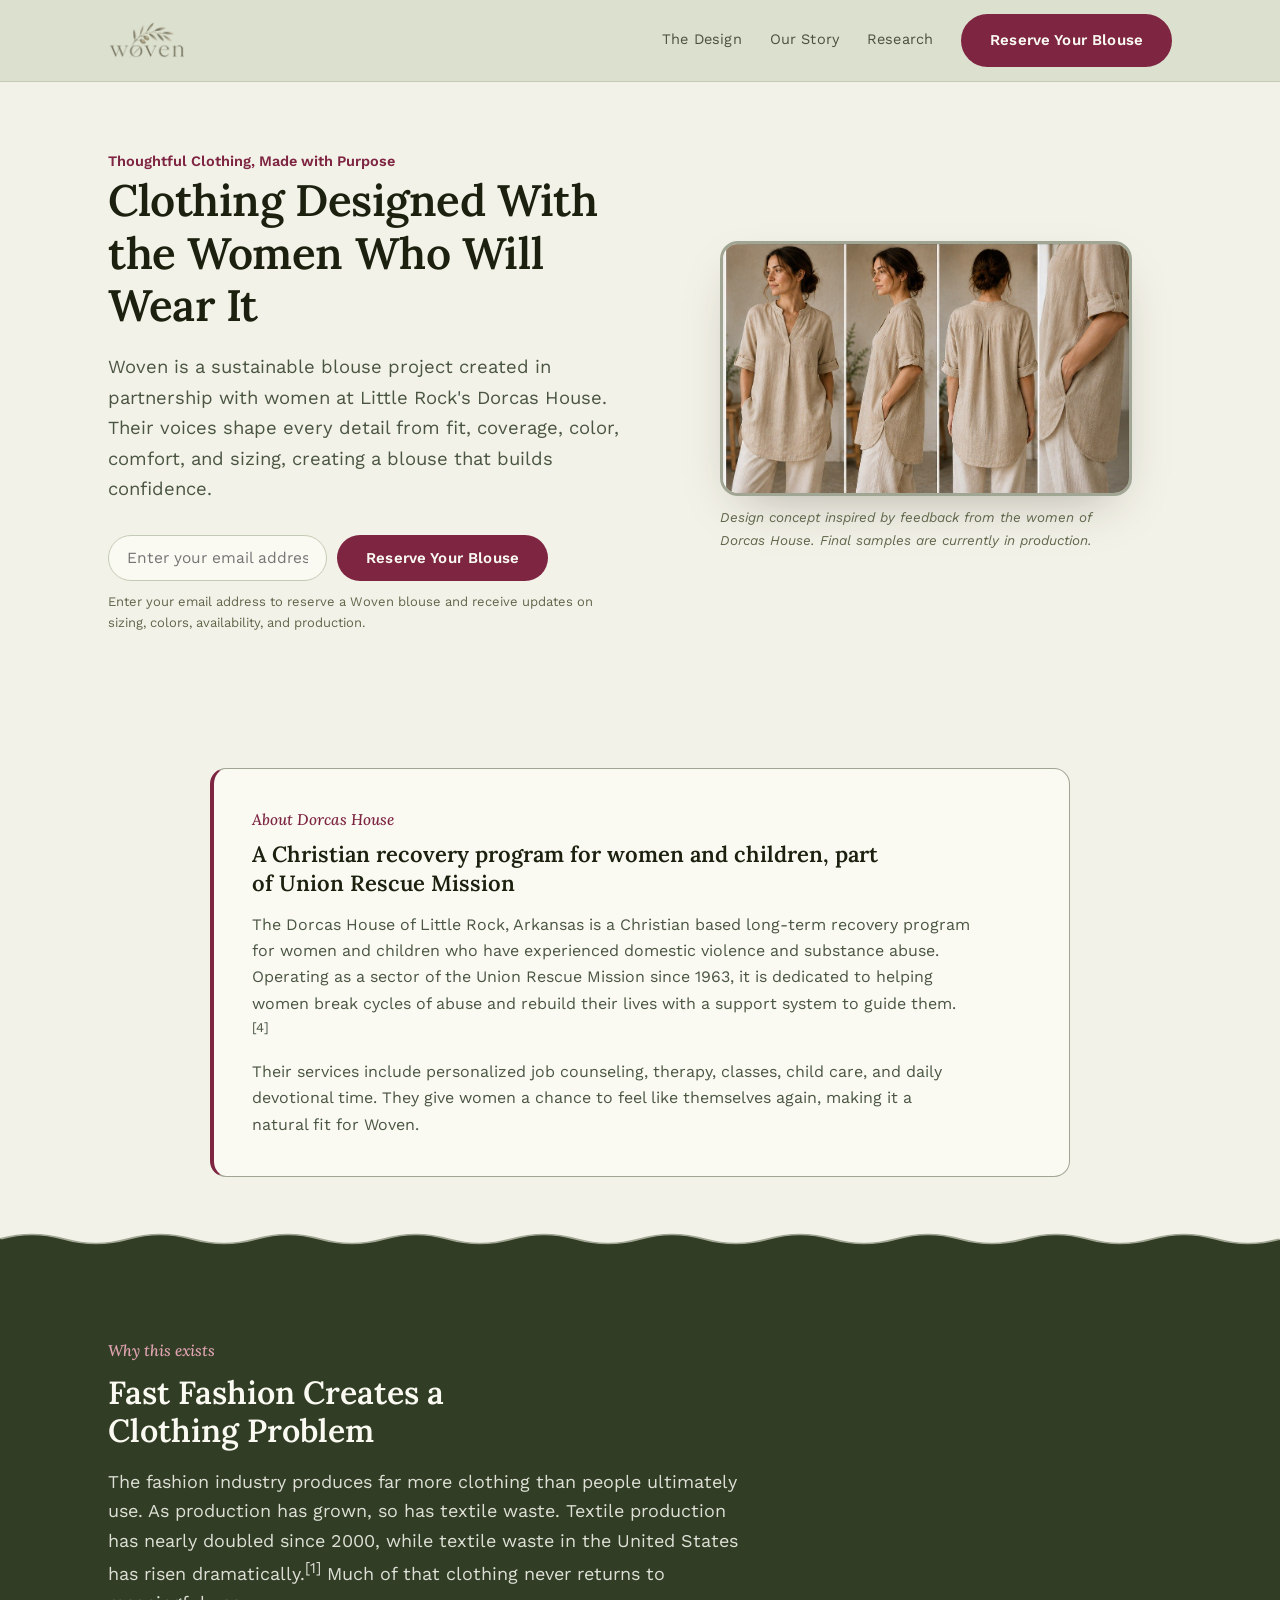
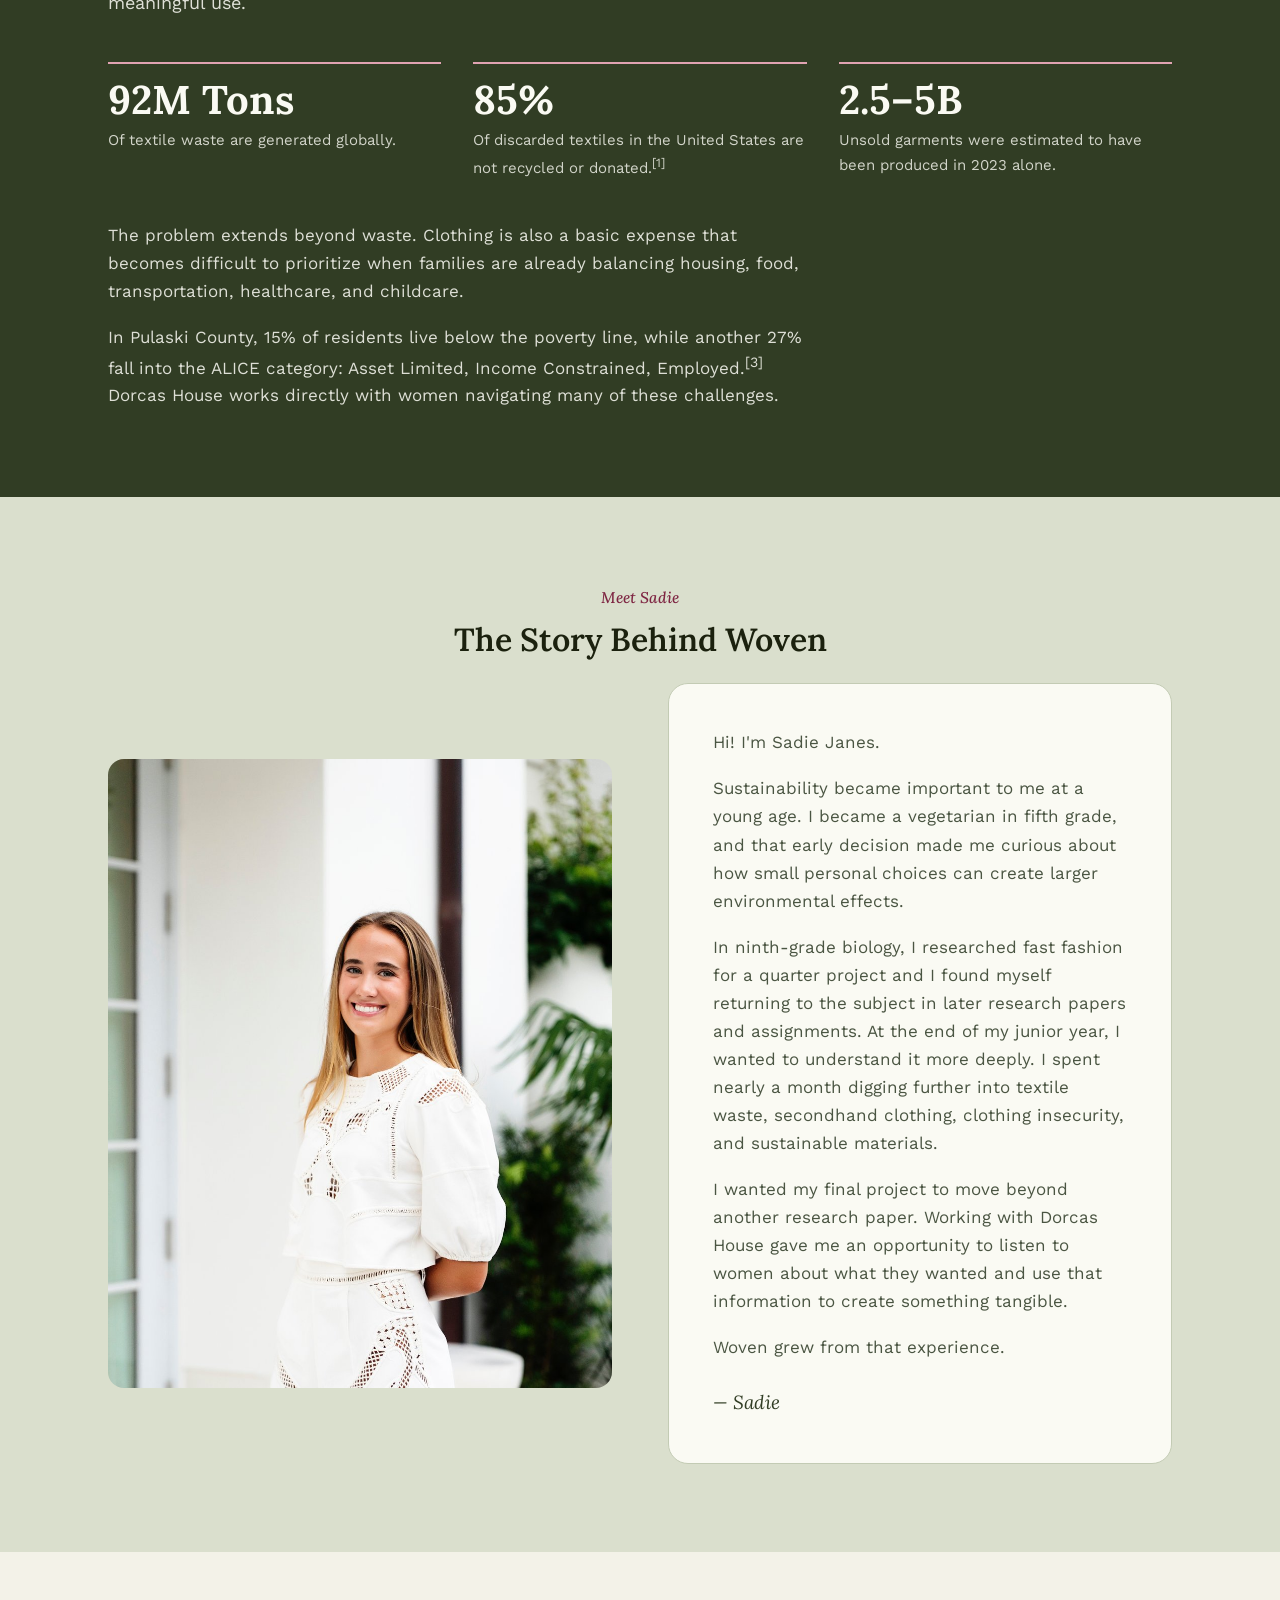
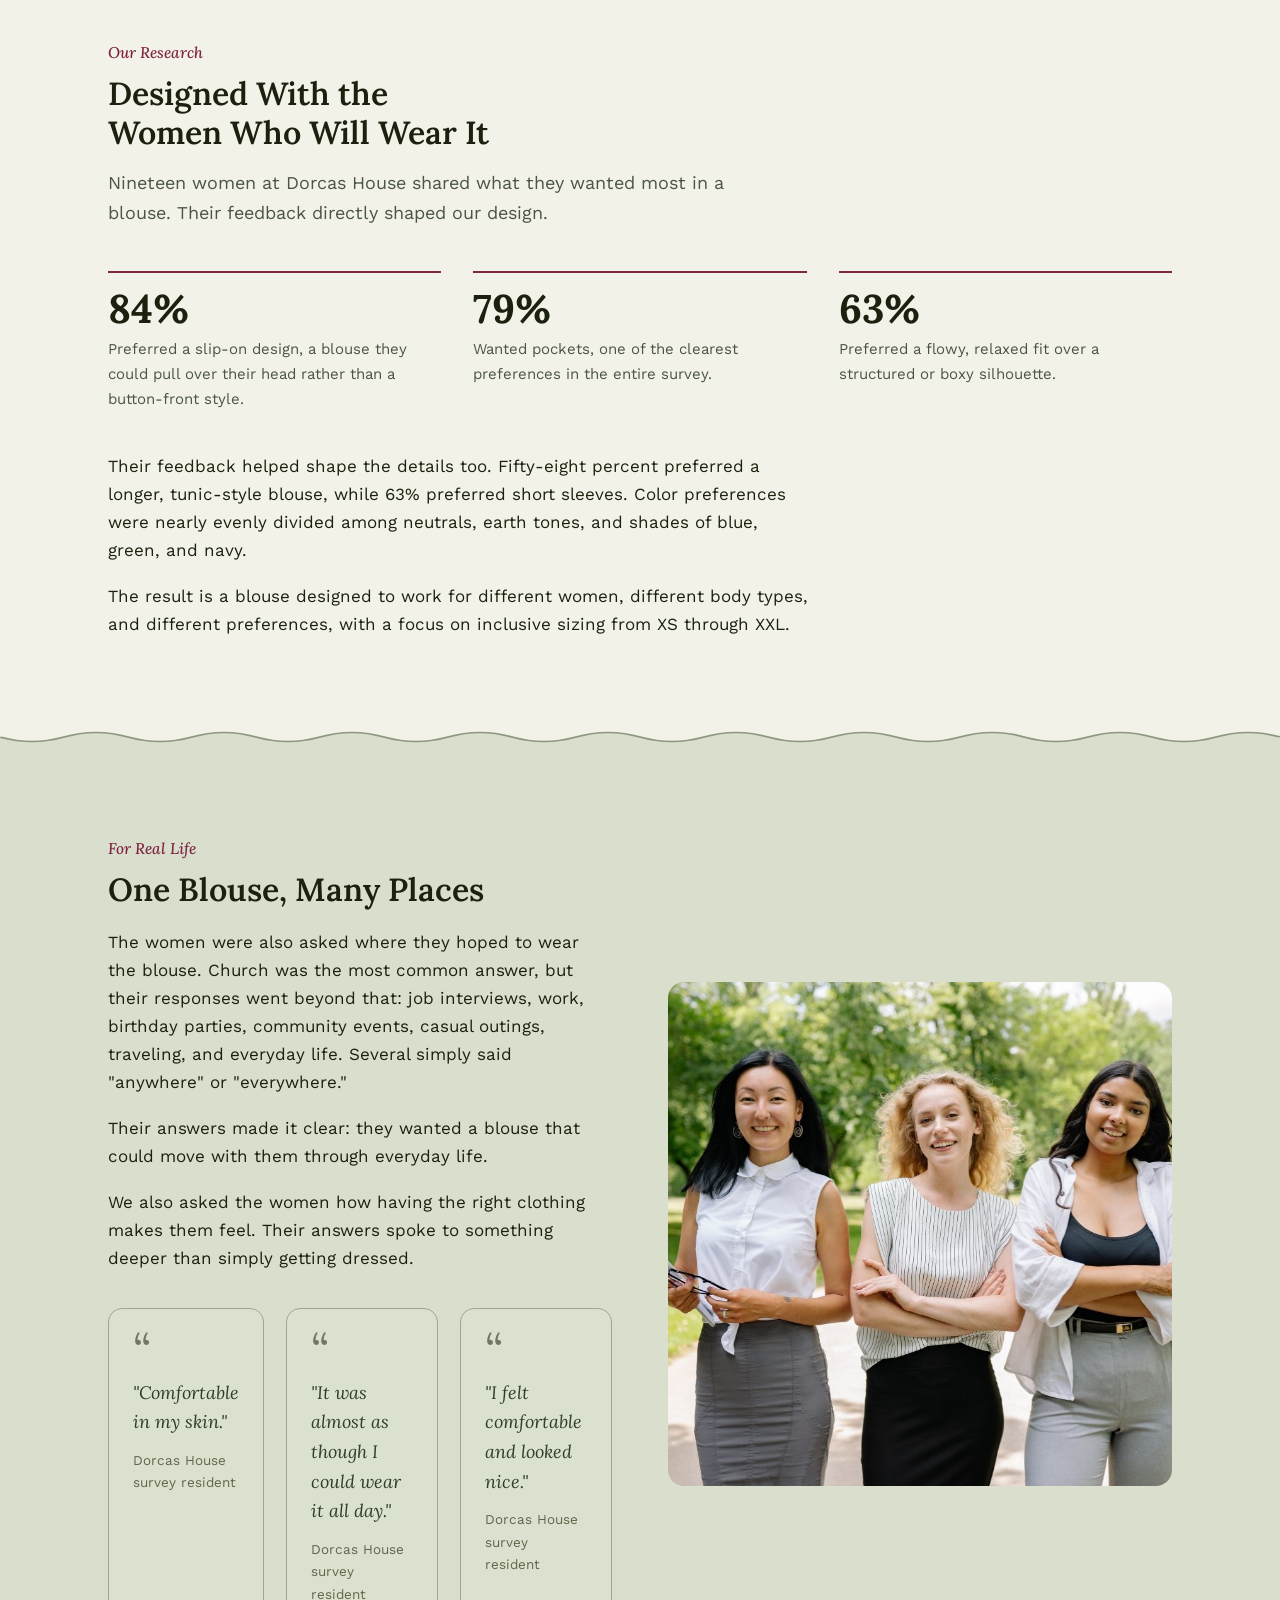
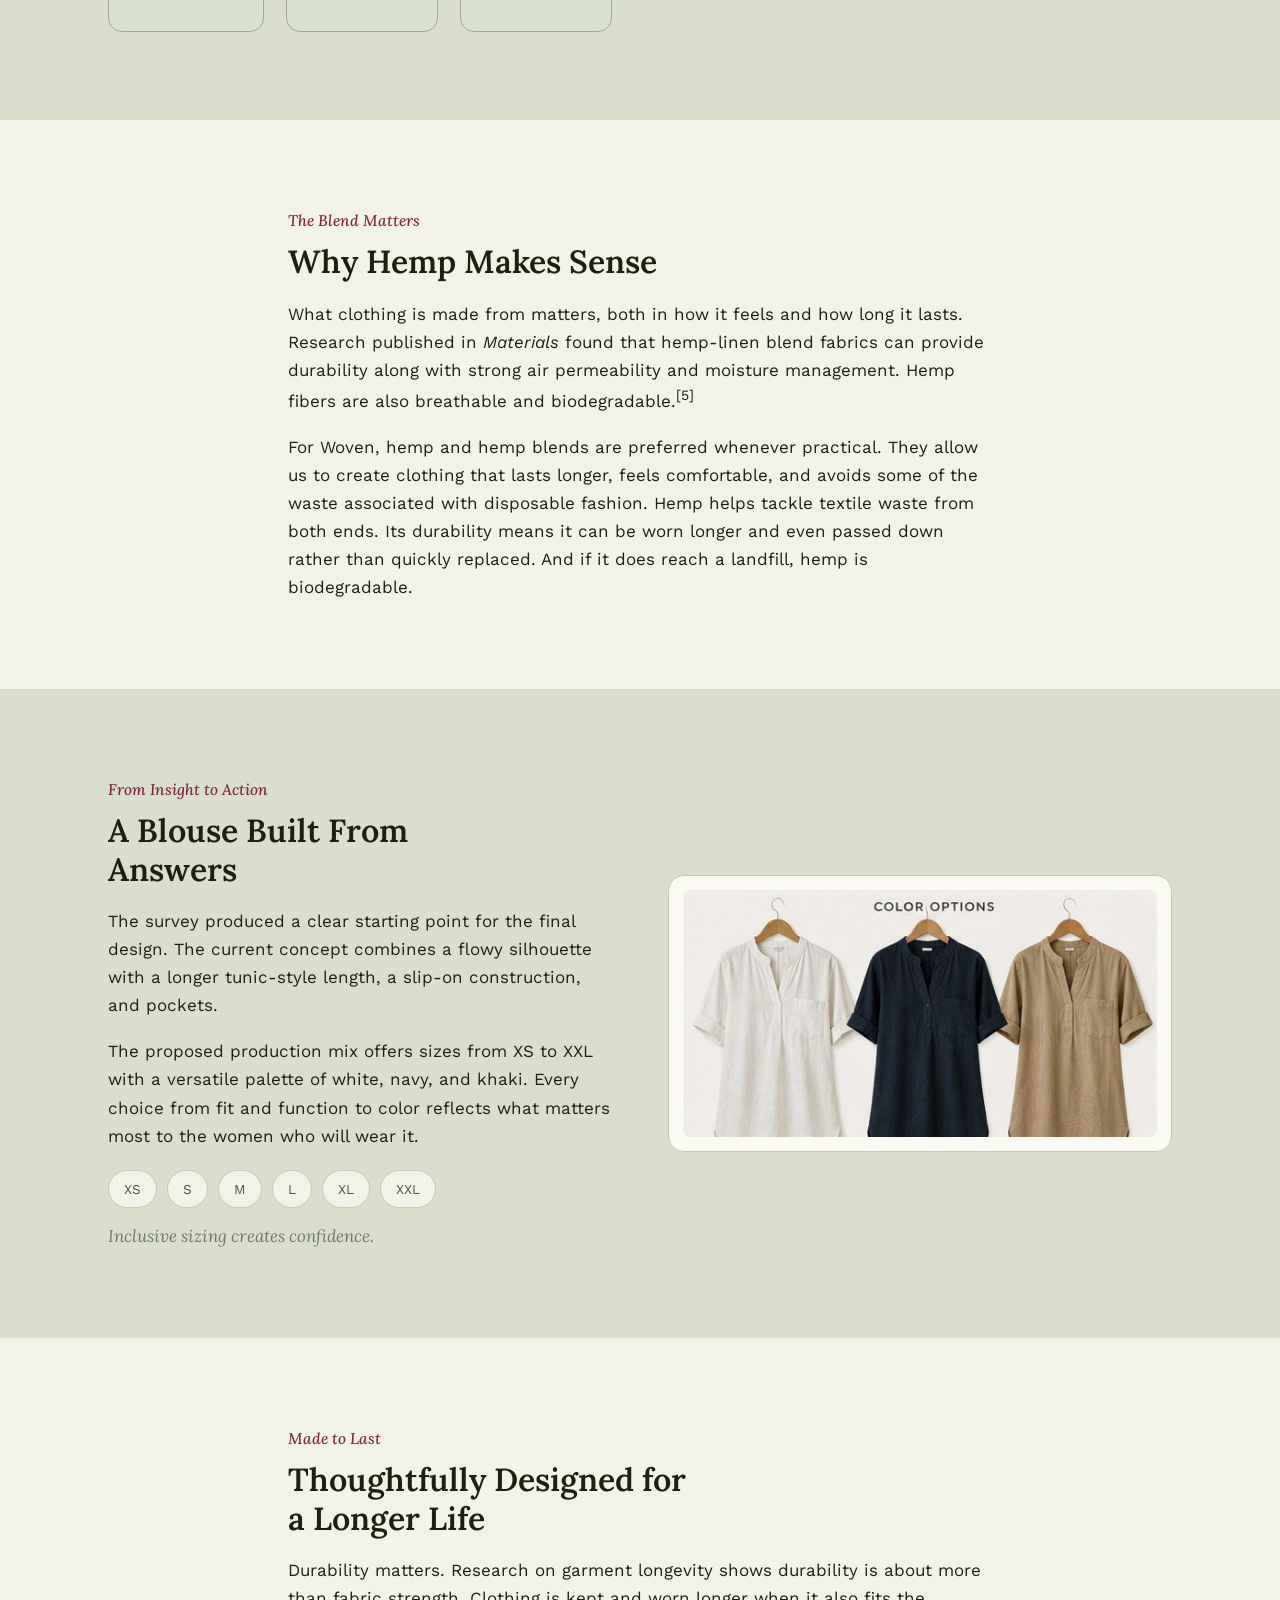
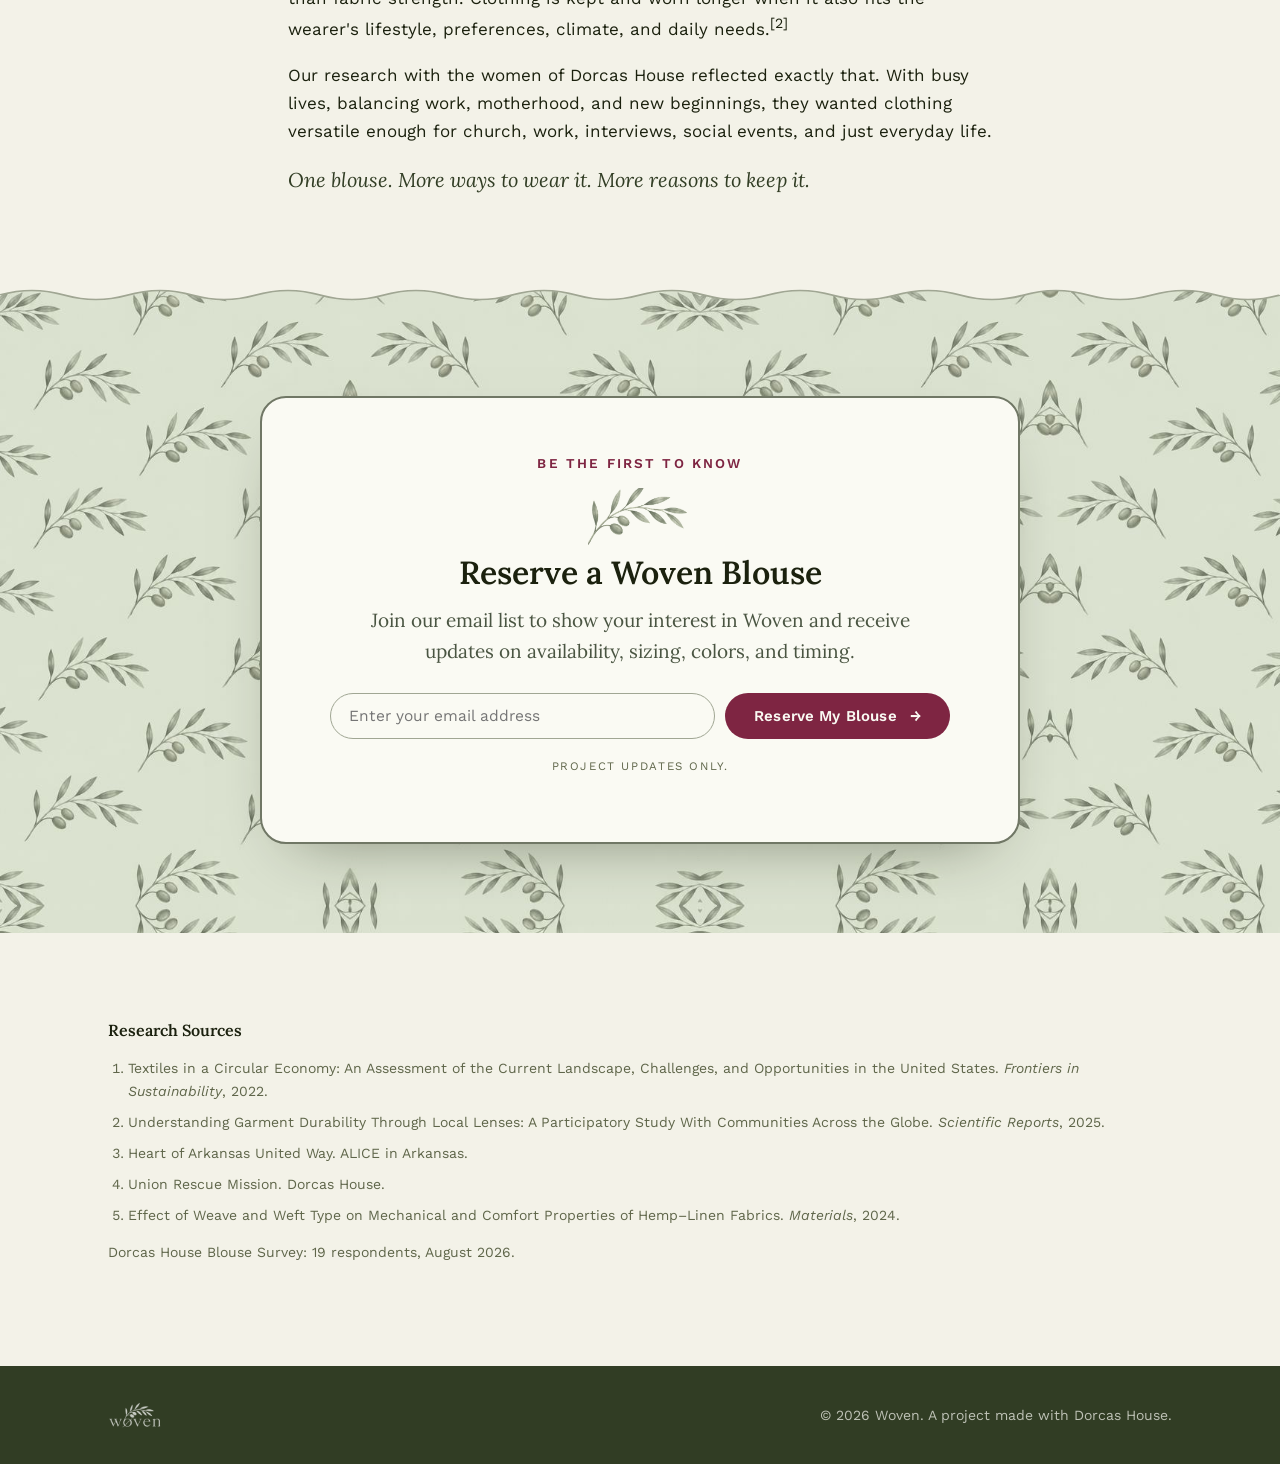
<file: draft2.html>
<!DOCTYPE html>
<html lang="en">
<head>
<meta charset="UTF-8">
<meta name="viewport" content="width=device-width, initial-scale=1.0">
<title>Woven (Draft 2) — A Blouse Built With the Women Who'll Wear It</title>
<meta name="robots" content="noindex, nofollow">
<link rel="preconnect" href="https://fonts.googleapis.com">
<link rel="preconnect" href="https://fonts.gstatic.com" crossorigin>
<link href="https://fonts.googleapis.com/css2?family=Lora:ital,wght@0,500;0,600;0,700;1,500&family=Work+Sans:wght@400;500;600;700&display=swap" rel="stylesheet">
<link rel="icon" href="assets/woven-logo.png">
<style>
  :root{
    --flax:#F3F2E8;
    --flax-deep:#DADFCD;
    --plum:#313D24;
    --plum-soft:#4C5B39;
    --berry:#7E2542;
    --berry-dark:#5F1930;
    --sage:#707765;
    --sage-mid:#A0A693;
    --sage-pale:#DBE1CF;
    --berry-lift:#E0A3B2;
    --ink:#1B210E;
    --ink-soft:#4A5542;
    --ink-muted:#5F664A;
    --cream:#FAFAF3;
    --line:#C3CBB4;
    --line-dark:rgba(250,250,243,0.22);
    --maxw:1120px;
  }
  *{box-sizing:border-box;}
  html{scroll-behavior:smooth;}
  body{
    margin:0;
    background:var(--flax);
    color:var(--ink);
    font-family:'Work Sans',sans-serif;
    font-size:17px;
    line-height:1.65;
    -webkit-font-smoothing:antialiased;
  }
  h1,h2,h3,.serif{
    font-family:'Lora',serif;
    font-weight:600;
    line-height:1.2;
    margin:0;
    color:var(--ink);
  }
  a{color:inherit;}
  img{max-width:100%;display:block;}
  .wrap{max-width:var(--maxw);margin:0 auto;padding:0 28px;}
  section{padding:88px 0;}
  @media(max-width:720px){ section{padding:60px 0;} }

  /* ---------- thread divider ---------- */
  .thread{width:100%;height:22px;overflow:hidden;line-height:0;}
  .thread svg{width:100%;height:22px;display:block;}
  /* a thread that rides the top edge of the band below it: the band rises into
     this strip and the wave itself cuts it, so the two follow the same line */
  .thread-onband{position:relative;z-index:2;}
  .thread-onband + .band-plum,
  .thread-onband + .band-flaxdeep{
    margin-top:-22px;
    padding-top:110px;  /* the section's 88 plus the 22 it rose */
  }
  @media(max-width:720px){
    .thread-onband + .band-plum,
    .thread-onband + .band-flaxdeep{ padding-top:82px; }
  }

  /* ---------- header ---------- */
  header{
    position:sticky;top:0;z-index:50;
    background:rgba(218,223,205,0.92);
    backdrop-filter:blur(6px);
    border-bottom:1px solid var(--line);
  }
  header .wrap{
    display:flex;align-items:center;justify-content:space-between;
    padding-top:14px;padding-bottom:14px;
  }
  header .logo-mark img{height:38px;width:auto;border-radius:6px;}
  nav.primary{display:flex;align-items:center;gap:28px;}
  nav.primary a.navlink{
    font-size:14.5px;letter-spacing:.01em;text-decoration:none;color:var(--ink);opacity:.75;
  }
  nav.primary a.navlink:hover{opacity:1;}
  @media(max-width:640px){ nav.primary a.navlink{display:none;} }

  .btn{
    display:inline-block;
    font-family:'Work Sans',sans-serif;
    font-weight:600;
    font-size:15px;
    letter-spacing:.01em;
    padding:13px 28px;
    border-radius:100px;
    text-decoration:none;
    border:1px solid transparent;
    cursor:pointer;
    transition:transform .15s ease, box-shadow .15s ease, background .15s ease;
  }
  .btn-clay{background:var(--berry);color:var(--cream);}
  .btn-clay:hover{background:var(--berry-dark);transform:translateY(-1px);}
  .btn-outline{background:transparent;color:var(--cream);border-color:var(--line-dark);}
  .btn-outline:hover{background:rgba(250,250,243,0.1);}
  .btn-outline-ink{background:transparent;color:var(--ink);border-color:var(--line);}
  .btn-outline-ink:hover{background:rgba(43,33,25,0.06);}

  /* ---------- hero ---------- */
  .hero{padding-top:64px;padding-bottom:70px;}
  .hero .grid{display:grid;grid-template-columns:1.05fr 1fr;gap:56px;align-items:center;}
  @media(max-width:900px){ .hero .grid{grid-template-columns:1fr;gap:40px;} }
  .eyebrow-plain{font-size:14.5px;color:var(--berry);font-weight:600;margin-bottom:14px;}
  .hero h1{font-size:44px;letter-spacing:-.01em;}
  @media(max-width:900px){ .hero h1{font-size:34px;} }
  .hero p.lede{margin-top:20px;font-size:18.5px;color:var(--ink-soft);max-width:46ch;}
  .hero-form{margin-top:30px;}
  .hero-visual{position:relative;}
  .hero-visual img{border-radius:18px;border:3px solid var(--sage-mid);box-shadow:0 20px 50px -22px rgba(43,33,25,.35);}
  .hero-visual figcaption{
    margin-top:10px;font-size:13.5px;color:var(--ink-muted);font-style:italic;
  }
  .fade-in{opacity:0;transform:translateY(14px);animation:fadeUp .7s ease forwards;}
  .fade-in.d2{animation-delay:.12s;}
  .fade-in.d3{animation-delay:.24s;}
  @keyframes fadeUp{to{opacity:1;transform:translateY(0);}}
  @media (prefers-reduced-motion: reduce){
    .fade-in{opacity:1;transform:none;animation:none;}
    html{scroll-behavior:auto;}
  }

  /* ---------- email form ---------- */
  .email-form{display:flex;gap:10px;max-width:440px;flex-wrap:wrap;}
  .email-form input[type=email]{
    flex:1;min-width:200px;
    padding:13px 18px;
    border-radius:100px;
    border:1px solid var(--line);
    background:var(--cream);
    font-family:'Work Sans',sans-serif;
    font-size:15.5px;
    color:var(--ink);
  }
  .email-form input[type=email]:focus{outline:2px solid var(--plum-soft);outline-offset:1px;}
  .email-note{font-size:13px;color:var(--ink-muted);margin-top:10px;}
  .form-confirm{
    display:none;align-items:center;gap:10px;
    font-size:15.5px;color:var(--plum);font-weight:600;
    padding:13px 4px;
  }
  .form-confirm svg{flex:none;}

  .email-form.dark input[type=email]{background:rgba(250,250,243,0.92);border-color:transparent;}
  .email-form.dark + .email-note{color:rgba(250,250,243,0.7);}

  /* ---------- plum band ---------- */
  .band-plum{background:var(--plum);color:var(--cream);}
  .band-plum h2, .band-plum h3{color:var(--cream);}
  .band-plum p{color:rgba(250,250,243,0.86);}

  .band-flaxdeep{background:var(--flax-deep);}

  .kicker{
    font-family:'Lora',serif;font-style:italic;font-weight:500;
    font-size:15.5px;color:var(--berry);margin-bottom:10px;display:block;
  }
  .band-plum .kicker{color:var(--berry-lift);}

  h2.section-title{font-size:32px;max-width:20ch;}
  @media(max-width:640px){ h2.section-title{font-size:27px;} }
  .section-lede{font-size:18px;margin-top:16px;max-width:58ch;color:var(--ink-soft);}
  .band-plum .section-lede{color:rgba(250,250,243,0.86);}

  /* ---------- stat strip ---------- */
  .stat-strip{display:grid;grid-template-columns:repeat(3,1fr);gap:32px;margin-top:44px;}
  @media(max-width:760px){ .stat-strip{grid-template-columns:1fr;gap:26px;} }
  .stat{border-top:2px solid var(--berry);padding-top:16px;}
  .band-plum .stat{border-top:2px solid var(--berry-lift);}
  .stat .num{font-family:'Lora',serif;font-weight:700;font-size:40px;line-height:1;color:var(--ink);}
  .band-plum .stat .num{color:var(--cream);}
  .stat .label{margin-top:8px;font-size:15px;color:var(--ink-soft);}
  .band-plum .stat .label{color:rgba(250,250,243,0.8);}

  .body-copy p{margin:0 0 18px 0;max-width:64ch;}
  .body-copy p:last-child{margin-bottom:0;}
  .band-plum .body-copy p{color:rgba(250,250,243,0.86);}
  /* ...but a cream card inside the plum band needs dark copy again, or the
     text is cream on cream and vanishes. This is what hid Sadie's letter. */
  .note-card .body-copy p,
  .band-plum .note-card .body-copy p{color:var(--ink-soft);}

  /* ---------- two column ---------- */
  .two-col{display:grid;grid-template-columns:1fr 1fr;gap:56px;align-items:center;}
  @media(max-width:860px){ .two-col{grid-template-columns:1fr;gap:32px;} }
  .two-col img{border-radius:16px;}
  .two-col.flip .col-img{order:2;}
  @media(max-width:860px){ .two-col.flip .col-img{order:0;} }

  /* ---------- pull quotes ---------- */
  .quote-grid{display:grid;grid-template-columns:repeat(3,1fr);gap:22px;margin-top:36px;}
  @media(max-width:820px){ .quote-grid{grid-template-columns:1fr;} }
  blockquote{
    margin:0;background:var(--sage-pale);border-radius:14px;padding:26px 24px;
    border:1px solid var(--sage-mid);
  }
  blockquote::before{
    content:"\201C";display:block;font-family:'Lora',serif;font-size:46px;
    line-height:.7;color:var(--sage);margin-bottom:10px;
  }
  blockquote p{
    font-family:'Lora',serif;font-style:italic;font-size:18px;color:var(--plum);margin:0;
  }
  blockquote cite{display:block;margin-top:12px;font-family:'Work Sans',sans-serif;font-style:normal;font-size:13.5px;color:var(--ink-muted);}

  /* ---------- founder note ---------- */
  .note-card{
    background:var(--cream);border:1px solid var(--line);border-radius:20px;
    padding:44px;max-width:760px;margin:40px auto 0;position:relative;
  }
  @media(max-width:640px){ .note-card{padding:30px 24px;} }
  .note-card .signature{
    margin-top:26px;font-family:'Lora',serif;font-style:italic;font-size:19px;color:var(--plum);
  }

  /* ---------- color swatch section ---------- */
  .swatch-figure{background:var(--cream);border-radius:16px;padding:14px;border:1px solid var(--line);}
  .swatch-figure img{border-radius:8px;}
  .size-callout{font-family:'Lora',serif;font-style:italic;font-size:17px;color:var(--sage);margin:14px 0 0;}
  .size-note{
    margin-top:20px;display:inline-flex;gap:10px;flex-wrap:wrap;
  }
  .size-pill{
    font-size:13.5px;padding:7px 15px;border-radius:100px;border:1px solid var(--line);color:var(--ink-soft);background:var(--flax);
  }

  /* ---------- final CTA ---------- */
  .cta-final{background:var(--flax-deep);}
  .cta-final .two-col{align-items:center;}
  .reserve-card{
    background:var(--cream);border-radius:20px;padding:40px;border:1px solid var(--line);
  }
  @media(max-width:640px){ .reserve-card{padding:28px 22px;} }

  /* ---------- references ---------- */
  .refs{font-size:14px;color:var(--ink-muted);}
  .refs ol{padding-left:20px;margin:16px 0 0 0;}
  .refs li{margin-bottom:8px;}
  .refs a{color:var(--ink-muted);}

  footer{
    background:var(--plum);color:rgba(250,250,243,0.7);
    padding:36px 0;font-size:14px;
  }
  footer .wrap{display:flex;justify-content:space-between;align-items:center;flex-wrap:wrap;gap:14px;}
  footer img{height:26px;opacity:.85;border-radius:6px;}

  ::selection{background:var(--berry);color:var(--cream);}

  /* ---------- reserve: olive wallpaper panel ---------- */
  .cta-final{
    background:var(--sage-pale) url("assets/olive-pattern.jpg") repeat;
    background-size:700px auto;
    margin-top:-22px;  /* rise into the thread strip above; the wave cuts the edge */
    padding:calc(clamp(48px,7vw,104px) + 22px) 0 clamp(48px,7vw,104px);
  }
  .cta-final .reserve-card{
    max-width:760px;margin:0 auto;text-align:center;
    background:var(--cream);border:2px solid var(--sage);
    border-radius:26px;padding:clamp(30px,5vw,54px) clamp(22px,5vw,60px);
    box-shadow:0 26px 60px -34px rgba(27,33,14,.5);
  }
  .cta-final .kicker{
    text-transform:uppercase;letter-spacing:.16em;font-family:'Work Sans',sans-serif;
    font-style:normal;font-weight:600;font-size:13.5px;color:var(--berry);margin-bottom:0;
  }
  .reserve-sprig{width:104px;height:auto;margin:14px auto 6px;display:block;}
  .cta-final .section-title{max-width:none;margin:0 auto;}
  .cta-final .body-copy{margin-top:12px;}
  .cta-final .body-copy p{max-width:46ch;margin:0 auto;font-family:'Lora',serif;font-size:19px;color:var(--ink-soft);}
  .cta-final .email-form{margin:26px auto 0;max-width:620px;}
  .cta-final .email-form input{border:1.5px solid var(--sage-mid);background:transparent;}
  .cta-final .btn-clay{white-space:nowrap;}
  .btn-arrow{margin-left:8px;}
  .cta-final .email-note{
    text-transform:uppercase;letter-spacing:.14em;font-size:11.5px;
    color:var(--ink-muted);margin-top:18px;
  }
  .cta-final .form-confirm{justify-content:center;}
  @media(max-width:640px){ .cta-final .reserve-card{border-radius:18px;} }


  /* ---------- Dorcas House explainer ---------- */
  .dh-note{padding:clamp(30px,4vw,54px) 0;}
  .dh-card{
    max-width:860px;margin:0 auto;background:var(--cream);
    border:1px solid var(--sage-mid);border-left:4px solid var(--berry);
    border-radius:16px;padding:clamp(24px,3.2vw,38px);
  }
  .dh-card .kicker{margin-bottom:8px;}
  .dh-title{
    font-family:'Lora',serif;font-weight:600;font-size:clamp(18px,2.1vw,22px);
    line-height:1.3;color:var(--ink);margin:0 0 14px;max-width:46ch;
  }
  .dh-card p{margin:0 0 12px;color:var(--ink-soft);font-size:16px;max-width:72ch;}
  .dh-card p:last-child{margin-bottom:0;}

</style>
</head>
<body>

<header>
  <div class="wrap">
    <a href="#hero" class="logo-mark"><img src="assets/woven-logo.png" alt="Woven"></a>
    <nav class="primary">
      <a class="navlink" href="#the-design">The Design</a>
      <a class="navlink" href="#story">Our Story</a>
      <a class="navlink" href="#references">Research</a>
      <a class="btn btn-clay" href="#reserve">Reserve Your Blouse</a>
    </nav>
  </div>
</header>

<section class="hero" id="hero">
  <div class="wrap grid">
    <div>
      <span class="eyebrow-plain fade-in">Thoughtful Clothing, Made with Purpose</span>
      <h1 class="fade-in d2">Clothing Designed With the Women Who Will Wear It</h1>
      <p class="lede fade-in d3">Woven is a sustainable blouse project created in partnership with women at Little Rock's Dorcas House. Their voices shape every detail from fit, coverage, color, comfort, and sizing, creating a blouse that builds confidence.</p>

      <form class="hero-form email-form fade-in d3" id="hero-form">
        <input type="email" required placeholder="Enter your email address" aria-label="Email address">
        <button type="submit" class="btn btn-clay">Reserve Your Blouse</button>
      </form>
      <div class="form-confirm" id="hero-confirm">
        <svg width="20" height="20" viewBox="0 0 20 20" fill="none"><circle cx="10" cy="10" r="10" fill="#313D24"/><path d="M6 10.5L8.5 13L14 7" stroke="#FAFAF3" stroke-width="1.8" stroke-linecap="round" stroke-linejoin="round"/></svg>
        You're on the list. We'll email you as sizing and colors are finalized.
      </div>
      <p class="email-note">Enter your email address to reserve a Woven blouse and receive updates on sizing, colors, availability, and production.</p>
    </div>
    <figure class="hero-visual">
      <img src="assets/hemp-blouse-concept.jpg" alt="Early concept photography for the Woven hemp blouse, shown from four angles">
      <figcaption>Design concept inspired by feedback from the women of Dorcas House. Final samples are currently in production.</figcaption>
    </figure>
  </div>
</section>

<section class="dh-note" aria-labelledby="dh-heading">
  <div class="wrap">
    <div class="dh-card">
      <span class="kicker">About Dorcas House</span>
      <h2 id="dh-heading" class="dh-title">A Christian recovery program for women and children, part of Union Rescue Mission</h2>
      <p>The Dorcas House of Little Rock, Arkansas is a Christian based long-term recovery program for women and children who have experienced domestic violence and substance abuse. Operating as a sector of the Union Rescue Mission since 1963, it is dedicated to helping women break cycles of abuse and rebuild their lives with a support system to guide them.<sup>[4]</sup></p>
      <p>Their services include personalized job counseling, therapy, classes, child care, and daily devotional time. They give women a chance to feel like themselves again, making it a natural fit for Woven.</p>
    </div>
  </div>
</section>

<div class="thread thread-onband"><svg viewBox="0 0 400 22" preserveAspectRatio="none" xmlns="http://www.w3.org/2000/svg"><path d="M0 11 Q 10 2, 20 11 T 40 11 T 60 11 T 80 11 T 100 11 T 120 11 T 140 11 T 160 11 T 180 11 T 200 11 T 220 11 T 240 11 T 260 11 T 280 11 T 300 11 T 320 11 T 340 11 T 360 11 T 380 11 T 400 11 V0 H0 Z" fill="#F3F2E8"/><path d="M0 11 Q 10 2, 20 11 T 40 11 T 60 11 T 80 11 T 100 11 T 120 11 T 140 11 T 160 11 T 180 11 T 200 11 T 220 11 T 240 11 T 260 11 T 280 11 T 300 11 T 320 11 T 340 11 T 360 11 T 380 11 T 400 11" stroke="#A0A693" stroke-width="1.5" fill="none"/></svg></div>

<section class="band-plum" id="the-problem">
  <div class="wrap">
    <span class="kicker">Why this exists</span>
    <h2 class="section-title">Fast Fashion Creates a Clothing Problem</h2>
    <p class="section-lede">The fashion industry produces far more clothing than people ultimately use. As production has grown, so has textile waste. Textile production has nearly doubled since 2000, while textile waste in the United States has risen dramatically.<sup>[1]</sup> Much of that clothing never returns to meaningful use.</p>

    <div class="stat-strip">
      <div class="stat">
        <div class="num">92M Tons</div>
        <div class="label">Of textile waste are generated globally.</div>
      </div>
      <div class="stat">
        <div class="num">85%</div>
        <div class="label">Of discarded textiles in the United States are not recycled or donated.<sup>[1]</sup></div>
      </div>
      <div class="stat">
        <div class="num">2.5–5B</div>
        <div class="label">Unsold garments were estimated to have been produced in 2023 alone.</div>
      </div>
    </div>

    <div class="body-copy" style="margin-top:40px;">
      <p>The problem extends beyond waste. Clothing is also a basic expense that becomes difficult to prioritize when families are already balancing housing, food, transportation, healthcare, and childcare.</p>
      <p>In Pulaski County, 15% of residents live below the poverty line, while another 27% fall into the ALICE category: Asset Limited, Income Constrained, Employed.<sup>[3]</sup> Dorcas House works directly with women navigating many of these challenges.</p>
    </div>
  </div>
</section>

<section class="band-flaxdeep" id="story">
  <div class="wrap">
    <span class="kicker" style="text-align:center;display:block;">Meet Sadie</span>
    <h2 class="section-title" style="margin:0 auto 24px;text-align:center;">The Story Behind Woven</h2>
    <div class="two-col" style="align-items:center;">
      <div class="col-img">
        <img src="assets/sadie-janes-white.jpg" alt="Sadie Janes, founder of Woven" style="border-radius:16px;">
      </div>
      <div class="note-card" style="margin:0;max-width:none;">
        <div class="body-copy">
          <p>Hi! I'm Sadie Janes.</p>
          <p>Sustainability became important to me at a young age. I became a vegetarian in fifth grade, and that early decision made me curious about how small personal choices can create larger environmental effects.</p>
          <p>In ninth-grade biology, I researched fast fashion for a quarter project and I found myself returning to the subject in later research papers and assignments. At the end of my junior year, I wanted to understand it more deeply. I spent nearly a month digging further into textile waste, secondhand clothing, clothing insecurity, and sustainable materials.</p>
          <p>I wanted my final project to move beyond another research paper. Working with Dorcas House gave me an opportunity to listen to women about what they wanted and use that information to create something tangible.</p>
          <p>Woven grew from that experience.</p>
        </div>
        <div class="signature">— Sadie</div>
      </div>
    </div>
  </div>
</section>

<section id="the-design">
  <div class="wrap">
    <span class="kicker">Our Research</span>
    <h2 class="section-title">Designed With the Women Who Will Wear It</h2>
    <p class="section-lede">Nineteen women at Dorcas House shared what they wanted most in a blouse. Their feedback directly shaped our design.</p>

    <div class="stat-strip">
      <div class="stat">
        <div class="num">84%</div>
        <div class="label">Preferred a slip-on design, a blouse they could pull over their head rather than a button-front style.</div>
      </div>
      <div class="stat">
        <div class="num">79%</div>
        <div class="label">Wanted pockets, one of the clearest preferences in the entire survey.</div>
      </div>
      <div class="stat">
        <div class="num">63%</div>
        <div class="label">Preferred a flowy, relaxed fit over a structured or boxy silhouette.</div>
      </div>
    </div>

    <div class="body-copy" style="margin-top:40px;">
      <p>Their feedback helped shape the details too. Fifty-eight percent preferred a longer, tunic-style blouse, while 63% preferred short sleeves. Color preferences were nearly evenly divided among neutrals, earth tones, and shades of blue, green, and navy.</p>
      <p>The result is a blouse designed to work for different women, different body types, and different preferences, with a focus on inclusive sizing from XS through XXL.</p>
    </div>
  </div>
</section>

<div class="thread thread-onband"><svg viewBox="0 0 400 22" preserveAspectRatio="none" xmlns="http://www.w3.org/2000/svg"><path d="M0 11 Q 10 20, 20 11 T 40 11 T 60 11 T 80 11 T 100 11 T 120 11 T 140 11 T 160 11 T 180 11 T 200 11 T 220 11 T 240 11 T 260 11 T 280 11 T 300 11 T 320 11 T 340 11 T 360 11 T 380 11 T 400 11 V0 H0 Z" fill="#F3F2E8"/><path d="M0 11 Q 10 20, 20 11 T 40 11 T 60 11 T 80 11 T 100 11 T 120 11 T 140 11 T 160 11 T 180 11 T 200 11 T 220 11 T 240 11 T 260 11 T 280 11 T 300 11 T 320 11 T 340 11 T 360 11 T 380 11 T 400 11" stroke="#8E9880" stroke-width="1.5" fill="none"/></svg></div>

<section class="band-flaxdeep" id="occasions">
  <div class="wrap two-col">
    <div>
      <span class="kicker">For Real Life</span>
      <h2 class="section-title">One Blouse, Many Places</h2>
      <div class="body-copy" style="margin-top:18px;">
        <p>The women were also asked where they hoped to wear the blouse. Church was the most common answer, but their responses went beyond that: job interviews, work, birthday parties, community events, casual outings, traveling, and everyday life. Several simply said "anywhere" or "everywhere."</p>
        <p>Their answers made it clear: they wanted a blouse that could move with them through everyday life.</p>
        <p>We also asked the women how having the right clothing makes them feel. Their answers spoke to something deeper than simply getting dressed.</p>
      </div>
      <div class="quote-grid">
        <blockquote><p>"Comfortable in my skin."</p><cite>Dorcas House survey resident</cite></blockquote>
        <blockquote><p>"It was almost as though I could wear it all day."</p><cite>Dorcas House survey resident</cite></blockquote>
        <blockquote><p>"I felt comfortable and looked nice."</p><cite>Dorcas House survey resident</cite></blockquote>
      </div>
    </div>
    <div class="col-img">
      <img src="assets/three-women.jpg" alt="Three women outdoors in confident, everyday professional clothing">
    </div>
  </div>
</section>

<section id="material">
  <div class="wrap" style="max-width:760px;">
    <span class="kicker">The Blend Matters</span>
    <h2 class="section-title">Why Hemp Makes Sense</h2>
    <div class="body-copy" style="margin-top:18px;">
      <p>What clothing is made from matters, both in how it feels and how long it lasts. Research published in <em>Materials</em> found that hemp-linen blend fabrics can provide durability along with strong air permeability and moisture management. Hemp fibers are also breathable and biodegradable.<sup>[5]</sup></p>
      <p>For Woven, hemp and hemp blends are preferred whenever practical. They allow us to create clothing that lasts longer, feels comfortable, and avoids some of the waste associated with disposable fashion. Hemp helps tackle textile waste from both ends. Its durability means it can be worn longer and even passed down rather than quickly replaced. And if it does reach a landfill, hemp is biodegradable.</p>
    </div>
  </div>
</section>

<section class="band-flaxdeep" id="concept">
  <div class="wrap two-col flip">
    <div class="col-img">
      <div class="swatch-figure">
        <img src="assets/colour-options.jpg" alt="Three current color options for the Woven blouse: white, navy, and khaki">
      </div>
    </div>
    <div>
      <span class="kicker">From Insight to Action</span>
      <h2 class="section-title">A Blouse Built From Answers</h2>
      <div class="body-copy" style="margin-top:18px;">
        <p>The survey produced a clear starting point for the final design. The current concept combines a flowy silhouette with a longer tunic-style length, a slip-on construction, and pockets.</p>
        <p>The proposed production mix offers sizes from XS to XXL with a versatile palette of white, navy, and khaki. Every choice from fit and function to color reflects what matters most to the women who will wear it.</p>
      </div>
      <div class="size-note">
        <span class="size-pill">XS</span><span class="size-pill">S</span><span class="size-pill">M</span><span class="size-pill">L</span><span class="size-pill">XL</span><span class="size-pill">XXL</span>
      </div>
      <p class="size-callout">Inclusive sizing creates confidence.</p>
    </div>
  </div>
</section>

<section id="durability">
  <div class="wrap" style="max-width:760px;">
    <span class="kicker">Made to Last</span>
    <h2 class="section-title">Thoughtfully Designed for a Longer Life</h2>
    <div class="body-copy" style="margin-top:18px;">
      <p>Durability matters. Research on garment longevity shows durability is about more than fabric strength. Clothing is kept and worn longer when it also fits the wearer's lifestyle, preferences, climate, and daily needs.<sup>[2]</sup></p>
      <p>Our research with the women of Dorcas House reflected exactly that. With busy lives, balancing work, motherhood, and new beginnings, they wanted clothing versatile enough for church, work, interviews, social events, and just everyday life.</p>
      <p style="font-family:'Lora',serif;font-style:italic;font-size:20px;color:var(--plum);">One blouse. More ways to wear it. More reasons to keep it.</p>
    </div>
  </div>
</section>

<div class="thread thread-onband"><svg viewBox="0 0 400 22" preserveAspectRatio="none" xmlns="http://www.w3.org/2000/svg"><path d="M0 11 Q 10 2, 20 11 T 40 11 T 60 11 T 80 11 T 100 11 T 120 11 T 140 11 T 160 11 T 180 11 T 200 11 T 220 11 T 240 11 T 260 11 T 280 11 T 300 11 T 320 11 T 340 11 T 360 11 T 380 11 T 400 11 V0 H0 Z" fill="#F3F2E8"/><path d="M0 11 Q 10 2, 20 11 T 40 11 T 60 11 T 80 11 T 100 11 T 120 11 T 140 11 T 160 11 T 180 11 T 200 11 T 220 11 T 240 11 T 260 11 T 280 11 T 300 11 T 320 11 T 340 11 T 360 11 T 380 11 T 400 11" stroke="#A0A693" stroke-width="1.5" fill="none"/></svg></div>

<section class="cta-final" id="reserve">
  <div class="wrap">
    <div class="reserve-card">
      <span class="kicker">Be the First to Know</span>
      <img class="reserve-sprig" src="assets/olive-sprig.png" alt="" aria-hidden="true">
      <h2 class="section-title">Reserve a Woven Blouse</h2>
      <div class="body-copy">
        <p>Join our email list to show your interest in Woven and receive updates on availability, sizing, colors, and timing.</p>
      </div>
      <form class="email-form" id="final-form">
        <input type="email" required placeholder="Enter your email address" aria-label="Email address">
        <button type="submit" class="btn btn-clay">Reserve My Blouse <span class="btn-arrow" aria-hidden="true">&#8594;</span></button>
      </form>
      <div class="form-confirm" id="final-confirm">
        <svg width="20" height="20" viewBox="0 0 20 20" fill="none"><circle cx="10" cy="10" r="10" fill="#313D24"/><path d="M6 10.5L8.5 13L14 7" stroke="#FAFAF3" stroke-width="1.8" stroke-linecap="round" stroke-linejoin="round"/></svg>
        You're on the list. Project updates only.
      </div>
      <p class="email-note">Project updates only.</p>
    </div>
  </div>
</section>

<section class="refs" id="references">
  <div class="wrap">
    <h3 style="font-size:16px;">Research Sources</h3>
    <ol>
      <li>Textiles in a Circular Economy: An Assessment of the Current Landscape, Challenges, and Opportunities in the United States. <em>Frontiers in Sustainability</em>, 2022.</li>
      <li>Understanding Garment Durability Through Local Lenses: A Participatory Study With Communities Across the Globe. <em>Scientific Reports</em>, 2025.</li>
      <li>Heart of Arkansas United Way. ALICE in Arkansas.</li>
      <li>Union Rescue Mission. Dorcas House.</li>
      <li>Effect of Weave and Weft Type on Mechanical and Comfort Properties of Hemp–Linen Fabrics. <em>Materials</em>, 2024.</li>
    </ol>
    <p style="margin-top:14px;">Dorcas House Blouse Survey: 19 respondents, August 2026.</p>
  </div>
</section>

<footer>
  <div class="wrap">
    <img src="assets/woven-logo.png" alt="Woven" style="filter:brightness(0) invert(1) opacity(0.85);">
    <span>&copy; 2026 Woven. A project made with Dorcas House.</span>
  </div>
</footer>

<script>
function wireForm(formId, confirmId){
  var form = document.getElementById(formId);
  var confirmEl = document.getElementById(confirmId);
  if(!form) return;
  form.addEventListener('submit', function(e){
    e.preventDefault();
    form.style.display = 'none';
    confirmEl.style.display = 'flex';
  });
}
wireForm('hero-form','hero-confirm');
wireForm('final-form','final-confirm');
</script>

</body>
</html>
</file>
<file: blog/blog.css>
/* Shared styles for the blog pages. Tokens match index.html. */
:root{
  --flax:#F3F2E8;
  --flax-deep:#DADFCD;
  --plum:#48213A;
  --berry:#7E2542;
  --berry-dark:#5F1930;
  --sage-mid:#A0A693;
  --ink:#1B210E;
  --ink-soft:#4A5542;
  --ink-muted:#5F664A;
  --cream:#FAFAF3;
  --line:#C3CBB4;
  --maxw:1120px;
}
*{box-sizing:border-box;}
body{
  margin:0;
  background:var(--flax);
  color:var(--ink);
  font-family:'Work Sans',sans-serif;
  font-size:17px;
  line-height:1.65;
  -webkit-font-smoothing:antialiased;
  min-height:100vh;display:flex;flex-direction:column;
}
h1,h2,h3{font-family:'Lora',serif;font-weight:600;line-height:1.2;margin:0;color:var(--ink);}
a{color:inherit;}
img{max-width:100%;display:block;}
.wrap{max-width:var(--maxw);margin:0 auto;padding:0 28px;}
@media(max-width:640px){ .wrap{padding:0 16px;} }

header{
  position:sticky;top:0;z-index:50;
  background:rgba(247,241,230,0.92);
  backdrop-filter:blur(6px);
  border-bottom:1px solid var(--line);
}
header .wrap{display:flex;align-items:center;justify-content:space-between;padding-top:14px;padding-bottom:14px;}
header .logo-mark img{height:38px;width:auto;border-radius:6px;}
nav.primary{display:flex;align-items:center;gap:28px;}
nav.primary a.navlink{font-size:14.5px;letter-spacing:.01em;text-decoration:none;color:var(--ink);opacity:.75;}
nav.primary a.navlink:hover{opacity:1;}
@media(max-width:640px){ nav.primary a.navlink{display:none;} }

.btn{
  display:inline-block;font-family:'Work Sans',sans-serif;font-weight:600;font-size:15px;
  letter-spacing:.01em;padding:13px 28px;border-radius:100px;text-decoration:none;
  border:1px solid transparent;cursor:pointer;transition:background .15s ease;
}
.btn-clay{background:var(--berry);color:var(--cream);}
.btn-clay:hover{background:var(--berry-dark);}

main{padding:72px 0 88px;flex:1;}
@media(max-width:720px){ main{padding:48px 0 64px;} }
.column{max-width:720px;margin:0 auto;}

/* blog index */
.page-title{font-size:40px;}
@media(max-width:640px){ .page-title{font-size:31px;} }
.page-lede{margin:12px 0 0;font-size:18px;color:var(--ink-soft);}
.post-list{list-style:none;margin:44px 0 0;padding:0;display:grid;gap:20px;}
.post-card{
  display:block;text-decoration:none;background:var(--cream);
  border:1px solid var(--sage-mid);border-radius:16px;padding:26px 28px;
  transition:border-color .15s ease;
}
.post-card:hover{border-color:var(--berry);}
.post-card h2{font-size:24px;}
.post-card p{margin:10px 0 0;color:var(--ink-soft);font-size:16px;}
.post-date{display:block;font-size:14px;color:var(--ink-muted);margin-bottom:6px;}
.read-more{display:inline-block;margin-top:12px;font-weight:600;font-size:15px;color:var(--berry);}

/* single post */
.post-photo{width:100%;height:auto;aspect-ratio:4/3;object-fit:cover;object-position:center 25%;border-radius:16px;margin:28px 0;}
.post-banner{position:relative;margin:0 0 28px;border-radius:16px;overflow:hidden;}
.post-banner img{width:100%;height:auto;aspect-ratio:4/3;object-fit:cover;object-position:70% 28%;}
.post-banner figcaption{
  position:absolute;left:0;right:0;bottom:0;
  padding:72px 28px 24px;
  background:linear-gradient(to top, rgba(72,33,58,0.92) 0%, rgba(72,33,58,0.75) 45%, rgba(72,33,58,0) 100%);
  font-family:'Lora',serif;font-weight:600;font-size:30px;line-height:1.2;color:var(--cream);
}
@media(max-width:640px){ .post-banner figcaption{font-size:22px;padding:56px 18px 16px;} }
.partner-note{
  display:flex;gap:22px;align-items:center;margin:8px 0 26px;
  background:var(--cream);border:1px solid var(--sage-mid);border-radius:16px;padding:22px 24px;
}
.partner-note img{flex:none;width:69px;height:auto;}
.post-body .partner-note h2{font-size:20px;margin:0 0 6px;}
.post-body .partner-note p{margin:0;font-size:16px;}
.post-thumb.post-thumb-sadie{object-position:70% 30%;}
.post-thumb{width:100%;height:auto;aspect-ratio:16/9;object-fit:cover;object-position:center 25%;border-radius:12px;margin-bottom:18px;}
.post-title{font-size:40px;}
@media(max-width:640px){ .post-title{font-size:31px;} }
.post-body{margin-top:28px;}
.post-body p{margin:0 0 18px;color:var(--ink-soft);}
.post-body h2{font-size:24px;margin:36px 0 10px;}
.sign-off{margin-top:28px;font-family:'Lora',serif;font-style:italic;font-size:19px;color:var(--plum);}
.back-link{display:inline-block;margin-top:44px;font-weight:600;font-size:15px;color:var(--berry);text-decoration:none;}
.back-link:hover{text-decoration:underline;}

.reserve-note{
  margin-top:44px;background:var(--flax-deep);border-radius:16px;padding:28px;
}
.reserve-note h2{font-size:22px;}
.reserve-note p{margin:8px 0 18px;color:var(--ink-soft);font-size:16px;}

footer{background:var(--plum);color:rgba(251,247,239,0.7);padding:36px 0;font-size:14px;}
footer .wrap{display:flex;justify-content:space-between;align-items:center;flex-wrap:wrap;gap:14px;}
footer img{height:26px;border-radius:6px;filter:brightness(0) invert(1) opacity(0.85);}
footer a{color:rgba(251,247,239,0.85);}
::selection{background:var(--berry);color:var(--cream);}
</file>
